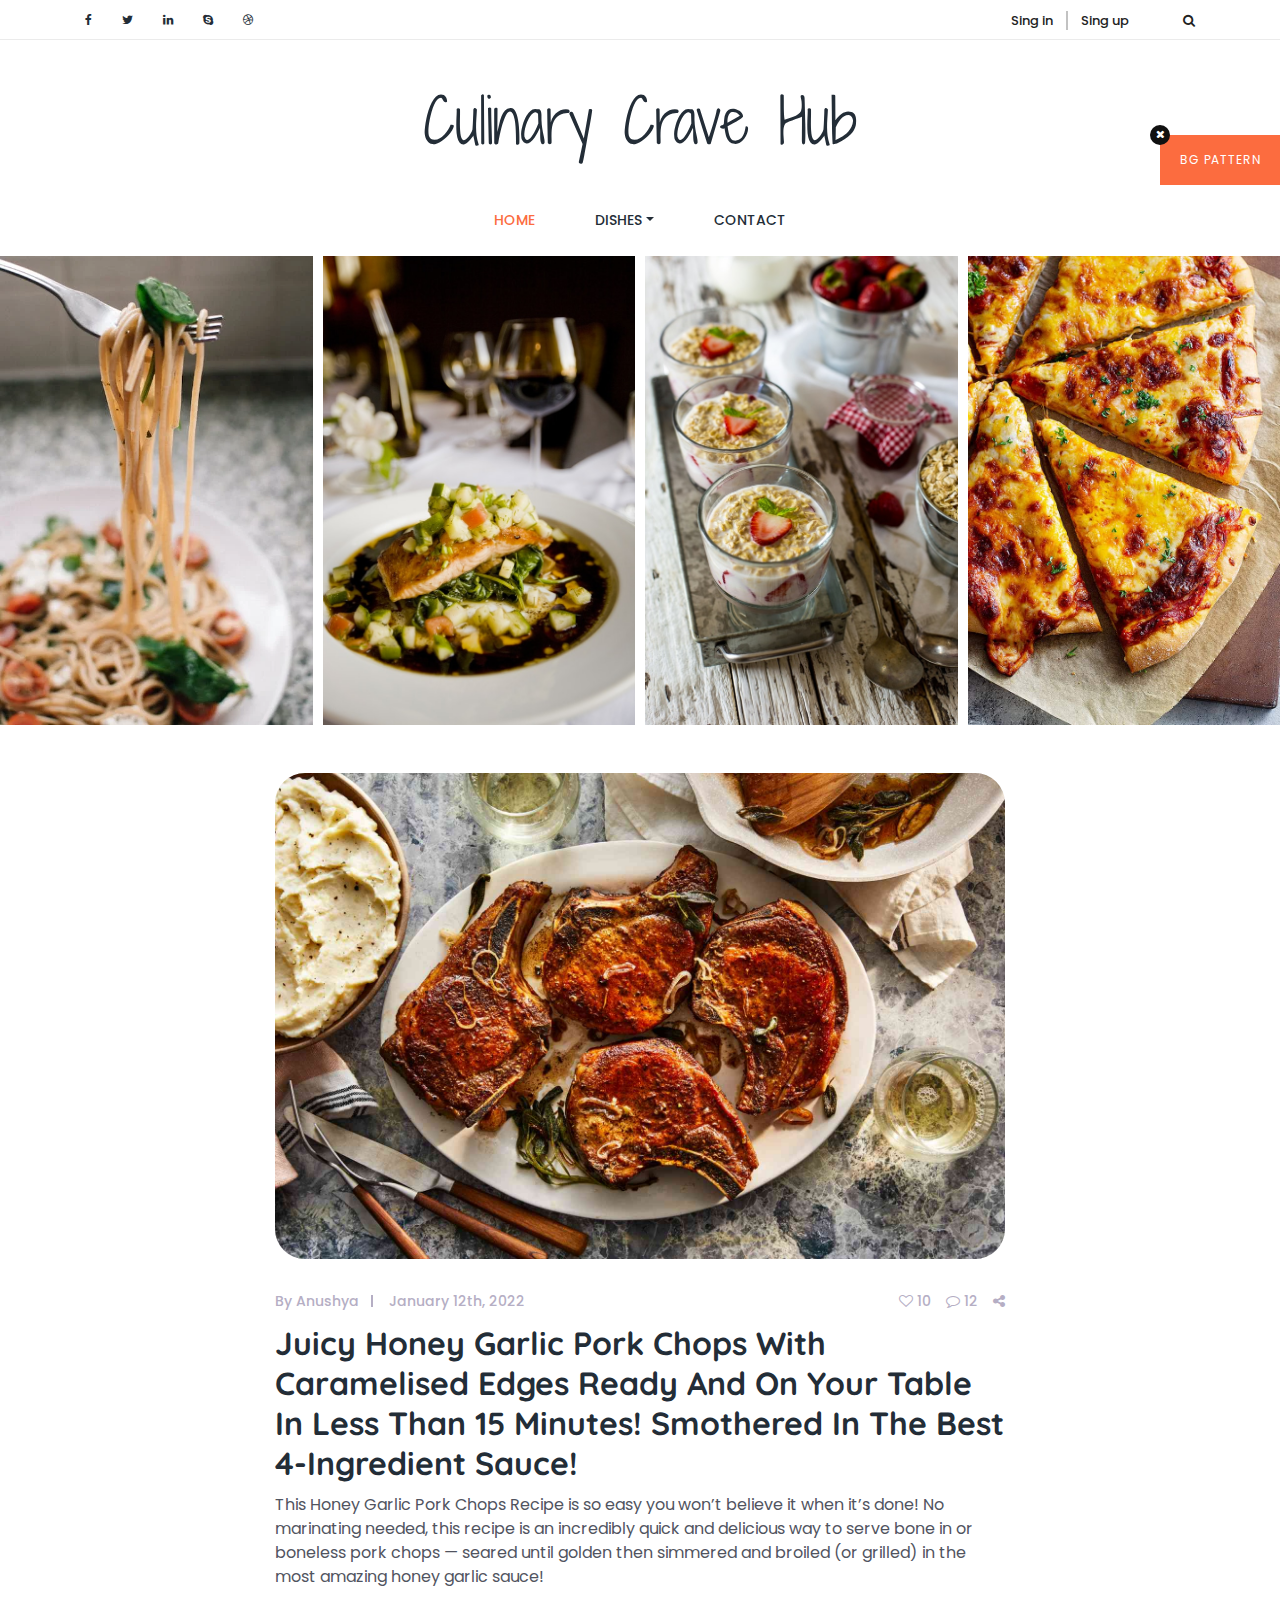
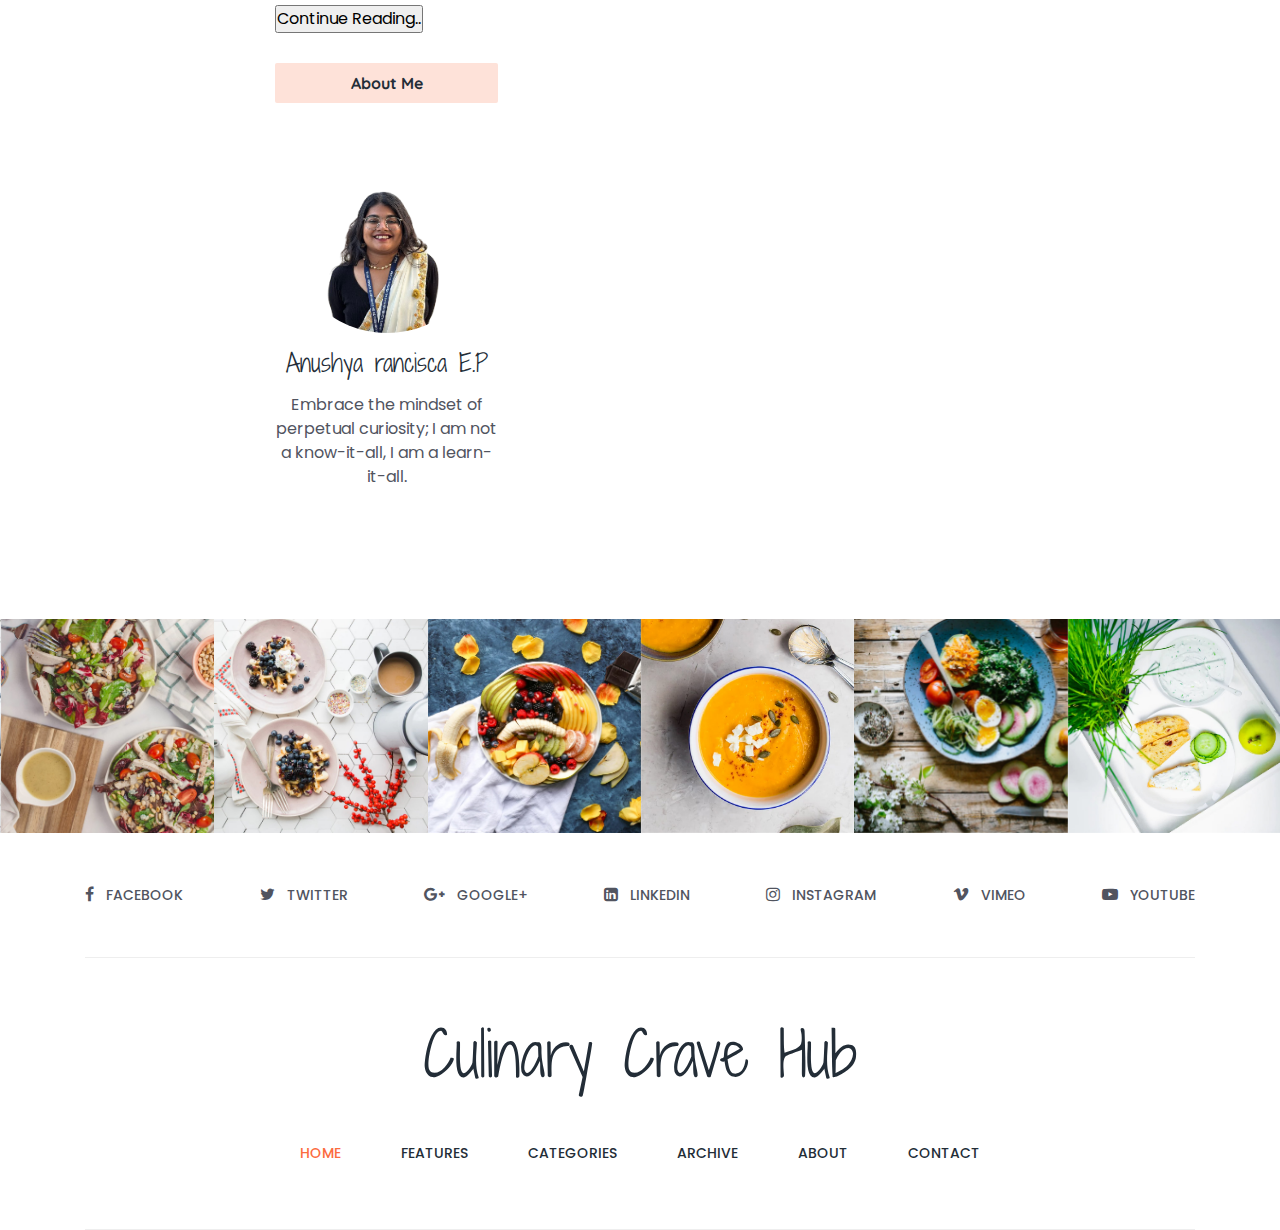
<file: CAT1_23122008/index.html>
<!DOCTYPE html>
<html lang="en">

<head>
    <meta charset="UTF-8">
    <meta name="description" content="">
    <meta http-equiv="X-UA-Compatible" content="IE=edge">
    <meta name="viewport" content="width=device-width, initial-scale=1, shrink-to-fit=no">
    <!-- The above 4 meta tags *must* come first in the head; any other head content must come *after* these tags -->

    <!-- Title -->
    <title>Culinary Crave Hub</title>

    <!-- Favicon -->
    <link rel="icon" href="img\core-img\favicon.ico.png">

    <!-- Core Stylesheet -->
    <link href="style.css" rel="stylesheet">

    <!-- Responsive CSS -->
    <link href="css/responsive/responsive.css" rel="stylesheet">

</head>

<body>
    <!-- Preloader Start -->
    <div id="preloader">
        <div class="yummy-load"></div>
    </div>

    <!-- Background Pattern Swither -->
    <div id="pattern-switcher">
        Bg Pattern
    </div>
    <div id="patter-close">
        <i class="fa fa-times" aria-hidden="true"></i>
    </div>

    <!-- ****** Top Header Area Start ****** -->
    <div class="top_header_area">
        <div class="container">
            <div class="row">
                <div class="col-5 col-sm-6">
                    <!--  Top Social bar start -->
                    <div class="top_social_bar">
                        <a href="#"><i class="fa fa-facebook" aria-hidden="true"></i></a>
                        <a href="#"><i class="fa fa-twitter" aria-hidden="true"></i></a>
                        <a href="#"><i class="fa fa-linkedin" aria-hidden="true"></i></a>
                        <a href="#"><i class="fa fa-skype" aria-hidden="true"></i></a>
                        <a href="#"><i class="fa fa-dribbble" aria-hidden="true"></i></a>
                    </div>
                </div>
                <!--  Login Register Area -->
                <div class="col-7 col-sm-6">
                    <div class="signup-search-area d-flex align-items-center justify-content-end">
                        <div class="login_register_area d-flex">
                            <div class="login">
                                <a href="register.html">Sing in</a>
                            </div>
                            <div class="register">
                                <a href="register.html">Sing up</a>
                            </div>
                        </div>
                        <!-- Search Button Area -->
                        <div class="search_button">
                            <a class="searchBtn" href="#"><i class="fa fa-search" aria-hidden="true"></i></a>
                        </div>
                        <!-- Search Form -->
                        <div class="search-hidden-form">
                            <form action="#" method="get">
                                <input type="search" name="search" id="search-anything"
                                    placeholder="Search Anything...">
                                <input type="submit" value="" class="d-none">
                                <span class="searchBtn"><i class="fa fa-times" aria-hidden="true"></i></span>
                            </form>
                        </div>
                    </div>
                </div>
            </div>
        </div>
    </div>
    <!-- ****** Top Header Area End ****** -->

    <!-- ****** Header Area Start ****** -->
    <header class="header_area">
        <div class="container">
            <div class="row">
                <!-- Logo Area Start -->
                <div class="col-12">
                    <div class="logo_area text-center">
                        <a href="index.html" class="yummy-logo">Culinary Crave Hub</a>
                    </div>
                </div>
            </div>

            <div class="row">
                <div class="col-12">
                    <nav class="navbar navbar-expand-lg">
                        <button class="navbar-toggler" type="button" data-toggle="collapse" data-target="#yummyfood-nav"
                            aria-controls="yummyfood-nav" aria-expanded="false" aria-label="Toggle navigation"><i
                                class="fa fa-bars" aria-hidden="true"></i> Menu</button>
                        <!-- Menu Area Start -->
                        <div class="collapse navbar-collapse justify-content-center" id="yummyfood-nav">
                            <ul class="navbar-nav" id="yummy-nav">
                                <li class="nav-item active">
                                    <a class="nav-link" href="index.html">Home <span
                                            class="sr-only">(current)</span></a>
                                </li>
                                <li class="nav-item dropdown">
                                    <a class="nav-link dropdown-toggle" href="#" id="yummyDropdown" role="button" data-toggle="dropdown" aria-haspopup="true" aria-expanded="false">Dishes</a>
                                    <div class="dropdown-menu" aria-labelledby="yummyDropdown">
                                        <a class="dropdown-item" href="pasta.html">Pasta</a>
                                        <a class="dropdown-item" href="pizza.html">Pizza</a>
                                        <a class="dropdown-item" href="risotto.html">Risotto</a>
                                        <a class="dropdown-item" href="salmon.html">Salmon</a>
                                        <a class="dropdown-item" href="dessert.html">Desserts</a>
                                        <a class="dropdown-item" href="porkchop.html">Porkchop</a>
                                    </div>
                                </li>
                            
                                <li class="nav-item">
                                    <a class="nav-link" href="contact.html">Contact</a>
                                </li>
                            </ul>
                        </div>
                    </nav>
                </div>
            </div>
        </div>
    </header>
    <!-- ****** Header Area End ****** -->

    <!-- ****** Welcome Post Area Start ****** -->
    <section class="welcome-post-sliders owl-carousel">

        <!-- Single Slide -->
        <div class="welcome-single-slide">
            <!-- Post Thumb -->
            <img src="img/bg-img/slide-1.jpg" alt="">
            <!-- Overlay Text -->
            <div class="project_title">
                <div class="post-date-commnents d-flex">
                    <a href="#">22nd February, 2023</a>
                    <a href="#">10 Comment</a>
                </div>
                <a href="pasta.html"><button class="read-btn">
                        <h5>Featured Recipe:
                            Millionaire Bolognese Pasta with Red Sauce, Herbed Ricotta, and Golden Crispies</h5>
                    </button>

                </a>
            </div>
        </div>

        <!-- Single Slide -->
        <div class="welcome-single-slide">
            <!-- Post Thumb -->
            <img src="img/bg-img/slide-2.jpg" alt="">
            <!-- Overlay Text -->
            <div class="project_title">
                <div class="post-date-commnents d-flex">
                    <a href="#">March 23, 2019</a>
                    <a href="#">1 Comment</a>
                </div>
                <a href="salmon.html"><button class="read-btn">
                        <h5>Easy honey garlic salmon is a throw together recipe in one pan and a handful of ingredients!
                        </h5>
                    </button>

                </a>
            </div>
        </div>

        <!-- Single Slide -->
        <div class="welcome-single-slide">
            <!-- Post Thumb -->
            <img src="img/bg-img/slide-3.jpg" alt="">
            <!-- Overlay Text -->
            <div class="project_title">
                <div class="post-date-commnents d-flex">
                    <a href="#">Feb 14, 2019</a>
                    <a href="#">1 Comment</a>
                </div>
                <a href="dessert.html"><button class="read-btn">
                        <h5>Homemade Strawberry Pudding with Custard: A Classic Dessert Recipe for a Summery Treat</h5>
                    </button>

                </a>
            </div>
        </div>

        <!-- Single Slide -->
        <div class="welcome-single-slide">
            <!-- Post Thumb -->
            <img src="img/bg-img/slide-4.jpg" alt="">
            <!-- Overlay Text -->
            <div class="project_title">
                <div class="post-date-commnents d-flex">
                    <a href="#">June 12, 2001</a>
                    <a href="#">33 Comment</a>
                </div>
                <a href="pizza.html"><button class="read-btn">
                        <h5>Carrabba’s Italian Grill – Pepperoni Pizza</h5>
                    </button>

                </a>
            </div>
        </div>

        <!-- Single Slide -->
        <div class="welcome-single-slide">
            <!-- Post Thumb -->
            <img src="img/bg-img/slide-5.jpg" alt="">
            <!-- Overlay Text -->
            <div class="project_title">
                <div class="post-date-commnents d-flex">
                    <a href="#">September 22, 2020</a>
                    <a href="#">1 Comment</a>
                </div>
                <a href="risotto.html"><button class="read-btn">
                        <h5>Risotto with mushrooms and eggs and parm</h5>
                    </button>

                </a>
            </div>
        </div>

    </section>
    <!-- ****** Welcome Area End ****** -->


    <!-- ****** Blog Area Start ****** -->
    <br>
    <br>
    <section class="blog_area section_padding_0_80">
        <div class="container">
            <div class="row justify-content-center">
                <div class="col-12 col-lg-8">
                    <div class="row">

                        <!-- Single Post -->
                        <div class="col-12">
                            <div class="single-post wow fadeInUp" data-wow-delay=".2s">
                                <!-- Post Thumb -->
                                <div class="post-thumb">
                                    <img src="img/blog-img/1.jpg" alt="">
                                </div>
                                <!-- Post Content -->
                                <div class="post-content">
                                    <div class="post-meta d-flex">
                                        <div class="post-author-date-area d-flex">
                                            <!-- Post Author -->
                                            <div class="post-author">
                                                <a href="#">By Anushya</a>
                                            </div>
                                            <!-- Post Date -->
                                            <div class="post-date">
                                                <a href="#">January 12th, 2022</a>
                                            </div>
                                        </div>
                                        <!-- Post Comment & Share Area -->
                                        <div class="post-comment-share-area d-flex">
                                            <!-- Post Favourite -->
                                            <div class="post-favourite">
                                                <a href="#"><i class="fa fa-heart-o" aria-hidden="true"></i> 10</a>
                                            </div>
                                            <!-- Post Comments -->
                                            <div class="post-comments">
                                                <a href="#"><i class="fa fa-comment-o" aria-hidden="true"></i> 12</a>
                                            </div>
                                            <!-- Post Share -->
                                            <div class="post-share">
                                                <a href="#"><i class="fa fa-share-alt" aria-hidden="true"></i></a>
                                            </div>
                                        </div>
                                    </div>
                                    <a href="#">
                                        <h2 class="post-headline">juicy honey garlic pork chops with caramelised edges
                                            ready and on your table in less than 15 minutes! smothered in the best
                                            4-ingredient sauce!</h2>
                                    </a>
                                    <p>This Honey Garlic Pork Chops Recipe is so easy you won’t believe it when it’s
                                        done! No marinating needed, this recipe is an incredibly quick and delicious way
                                        to serve bone in or boneless pork chops — seared until golden then simmered and
                                        broiled (or grilled) in the most amazing honey garlic sauce!</p>
                                    <a href="porkchop.html"> <button class="read-btn">Continue Reading..
                                    </button>

                                    </a>
                                </div>
                            </div>
                        </div>

                        

                <!-- ****** Blog Sidebar ****** -->
                <div class="col-12 col-sm-8 col-md-6 col-lg-4">
                    <div class="blog-sidebar mt-5 mt-lg-0">
                        <!-- Single Widget Area -->
                        <div class="single-widget-area about-me-widget text-center">
                            <div class="widget-title">
                                <h6>About Me</h6>
                            </div>
                            <div class="about-me-widget-thumb">
                                <img src="img/about-img/1.jpg" alt="">
                            </div>
                            <h4 class="font-shadow-into-light">Anushya rancisca E.P</h4>
                            <p>Embrace the mindset of perpetual curiosity; I am not a know-it-all, I am a learn-it-all.</p>
                        </div>

                        
                            </div>
                        </div>
                    </div>
                </div>
            </div>
        </div>
    </section>
    <!-- ****** Blog Area End ****** -->

    <!-- ****** Instagram Area Start ****** -->
    <div class="instargram_area owl-carousel section_padding_100_0 clearfix" id="portfolio">

        <!-- Instagram Item -->
        <div class="instagram_gallery_item">
            <!-- Instagram Thumb -->
            <img src="img/instagram-img/1.jpg" alt="">
            <!-- Hover -->
            <div class="hover_overlay">
                <div class="yummy-table">
                    <div class="yummy-table-cell">
                        <div class="follow-me text-center">
                            <a href="#"><i class="fa fa-instagram" aria-hidden="true"></i> Follow me</a>
                        </div>
                    </div>
                </div>
            </div>
        </div>

        <!-- Instagram Item -->
        <div class="instagram_gallery_item">
            <!-- Instagram Thumb -->
            <img src="img/instagram-img/2.jpg" alt="">
            <!-- Hover -->
            <div class="hover_overlay">
                <div class="yummy-table">
                    <div class="yummy-table-cell">
                        <div class="follow-me text-center">
                            <a href="#"><i class="fa fa-instagram" aria-hidden="true"></i> Follow me</a>
                        </div>
                    </div>
                </div>
            </div>
        </div>

        <!-- Instagram Item -->
        <div class="instagram_gallery_item">
            <!-- Instagram Thumb -->
            <img src="img/instagram-img/3.jpg" alt="">
            <!-- Hover -->
            <div class="hover_overlay">
                <div class="yummy-table">
                    <div class="yummy-table-cell">
                        <div class="follow-me text-center">
                            <a href="#"><i class="fa fa-instagram" aria-hidden="true"></i> Follow me</a>
                        </div>
                    </div>
                </div>
            </div>
        </div>

        <!-- Instagram Item -->
        <div class="instagram_gallery_item">
            <!-- Instagram Thumb -->
            <img src="img/instagram-img/4.jpg" alt="">
            <!-- Hover -->
            <div class="hover_overlay">
                <div class="yummy-table">
                    <div class="yummy-table-cell">
                        <div class="follow-me text-center">
                            <a href="#"><i class="fa fa-instagram" aria-hidden="true"></i> Follow me</a>
                        </div>
                    </div>
                </div>
            </div>
        </div>

        <!-- Instagram Item -->
        <div class="instagram_gallery_item">
            <!-- Instagram Thumb -->
            <img src="img/instagram-img/5.jpg" alt="">
            <!-- Hover -->
            <div class="hover_overlay">
                <div class="yummy-table">
                    <div class="yummy-table-cell">
                        <div class="follow-me text-center">
                            <a href="#"><i class="fa fa-instagram" aria-hidden="true"></i> Follow me</a>
                        </div>
                    </div>
                </div>
            </div>
        </div>

        <!-- Instagram Item -->
        <div class="instagram_gallery_item">
            <!-- Instagram Thumb -->
            <img src="img/instagram-img/6.jpg" alt="">
            <!-- Hover -->
            <div class="hover_overlay">
                <div class="yummy-table">
                    <div class="yummy-table-cell">
                        <div class="follow-me text-center">
                            <a href="#"><i class="fa fa-instagram" aria-hidden="true"></i> Follow me</a>
                        </div>
                    </div>
                </div>
            </div>
        </div>

        <!-- Instagram Item -->
        <div class="instagram_gallery_item">
            <!-- Instagram Thumb -->
            <img src="img/instagram-img/1.jpg" alt="">
            <!-- Hover -->
            <div class="hover_overlay">
                <div class="yummy-table">
                    <div class="yummy-table-cell">
                        <div class="follow-me text-center">
                            <a href="#"><i class="fa fa-instagram" aria-hidden="true"></i> Follow me</a>
                        </div>
                    </div>
                </div>
            </div>
        </div>

        <!-- Instagram Item -->
        <div class="instagram_gallery_item">
            <!-- Instagram Thumb -->
            <img src="img/instagram-img/2.jpg" alt="">
            <!-- Hover -->
            <div class="hover_overlay">
                <div class="yummy-table">
                    <div class="yummy-table-cell">
                        <div class="follow-me text-center">
                            <a href="#"><i class="fa fa-instagram" aria-hidden="true"></i> Follow me</a>
                        </div>
                    </div>
                </div>
            </div>
        </div>

    </div>
    <!-- ****** Our Creative Portfolio Area End ****** -->

    <!-- ****** Footer Social Icon Area Start ****** -->
    <div class="social_icon_area clearfix">
        <div class="container">
            <div class="row">
                <div class="col-12">
                    <div class="footer-social-area d-flex">
                        <div class="single-icon">
                            <a href="#"><i class="fa fa-facebook" aria-hidden="true"></i><span>facebook</span></a>
                        </div>
                        <div class="single-icon">
                            <a href="#"><i class="fa fa-twitter" aria-hidden="true"></i><span>Twitter</span></a>
                        </div>
                        <div class="single-icon">
                            <a href="#"><i class="fa fa-google-plus" aria-hidden="true"></i><span>GOOGLE+</span></a>
                        </div>
                        <div class="single-icon">
                            <a href="#"><i class="fa fa-linkedin-square"
                                    aria-hidden="true"></i><span>linkedin</span></a>
                        </div>
                        <div class="single-icon">
                            <a href="#"><i class="fa fa-instagram" aria-hidden="true"></i><span>Instagram</span></a>
                        </div>
                        <div class="single-icon">
                            <a href="#"><i class="fa fa-vimeo" aria-hidden="true"></i><span>VIMEO</span></a>
                        </div>
                        <div class="single-icon">
                            <a href="#"><i class="fa fa-youtube-play" aria-hidden="true"></i><span>YOUTUBE</span></a>
                        </div>
                    </div>
                </div>
            </div>
        </div>
    </div>
    <!-- ****** Footer Social Icon Area End ****** -->

    <!-- ****** Footer Menu Area Start ****** -->
    <footer class="footer_area">
        <div class="container">
            <div class="row">
                <div class="col-12">
                    <div class="footer-content">
                        <!-- Logo Area Start -->
                        <div class="footer-logo-area text-center">
                            <a href="index.html" class="yummy-logo">Culinary Crave Hub</a>
                        </div>
                        <!-- Menu Area Start -->
                        <nav class="navbar navbar-expand-lg">
                            <button class="navbar-toggler" type="button" data-toggle="collapse"
                                data-target="#yummyfood-footer-nav" aria-controls="yummyfood-footer-nav"
                                aria-expanded="false" aria-label="Toggle navigation"><i class="fa fa-bars"
                                    aria-hidden="true"></i> Menu</button>
                            <!-- Menu Area Start -->
                            <div class="collapse navbar-collapse justify-content-center" id="yummyfood-footer-nav">
                                <ul class="navbar-nav">
                                    <li class="nav-item active">
                                        <a class="nav-link" href="#">Home <span class="sr-only">(current)</span></a>
                                    </li>
                                    <li class="nav-item">
                                        <a class="nav-link" href="#">Features</a>
                                    </li>
                                    <li class="nav-item">
                                        <a class="nav-link" href="#">Categories</a>
                                    </li>
                                    <li class="nav-item">
                                        <a class="nav-link" href="#">Archive</a>
                                    </li>
                                    <li class="nav-item">
                                        <a class="nav-link" href="#">About</a>
                                    </li>
                                    <li class="nav-item">
                                        <a class="nav-link" href="#">Contact</a>
                                    </li>
                                </ul>
                            </div>
                        </nav>
                    </div>
                </div>
            </div>
        </div>

    </footer>

    <!-- ****** Footer Menu Area End ****** -->

    <!-- Jquery-2.2.4 js -->
    <script src="js/jquery/jquery-2.2.4.min.js"></script>
    <!-- Popper js -->
    <script src="js/bootstrap/popper.min.js"></script>
    <!-- Bootstrap-4 js -->
    <script src="js/bootstrap/bootstrap.min.js"></script>
    <!-- All Plugins JS -->
    <script src="js/others/plugins.js"></script>
    <!-- Active JS -->
    <script src="js/active.js"></script>
</body>
</file>
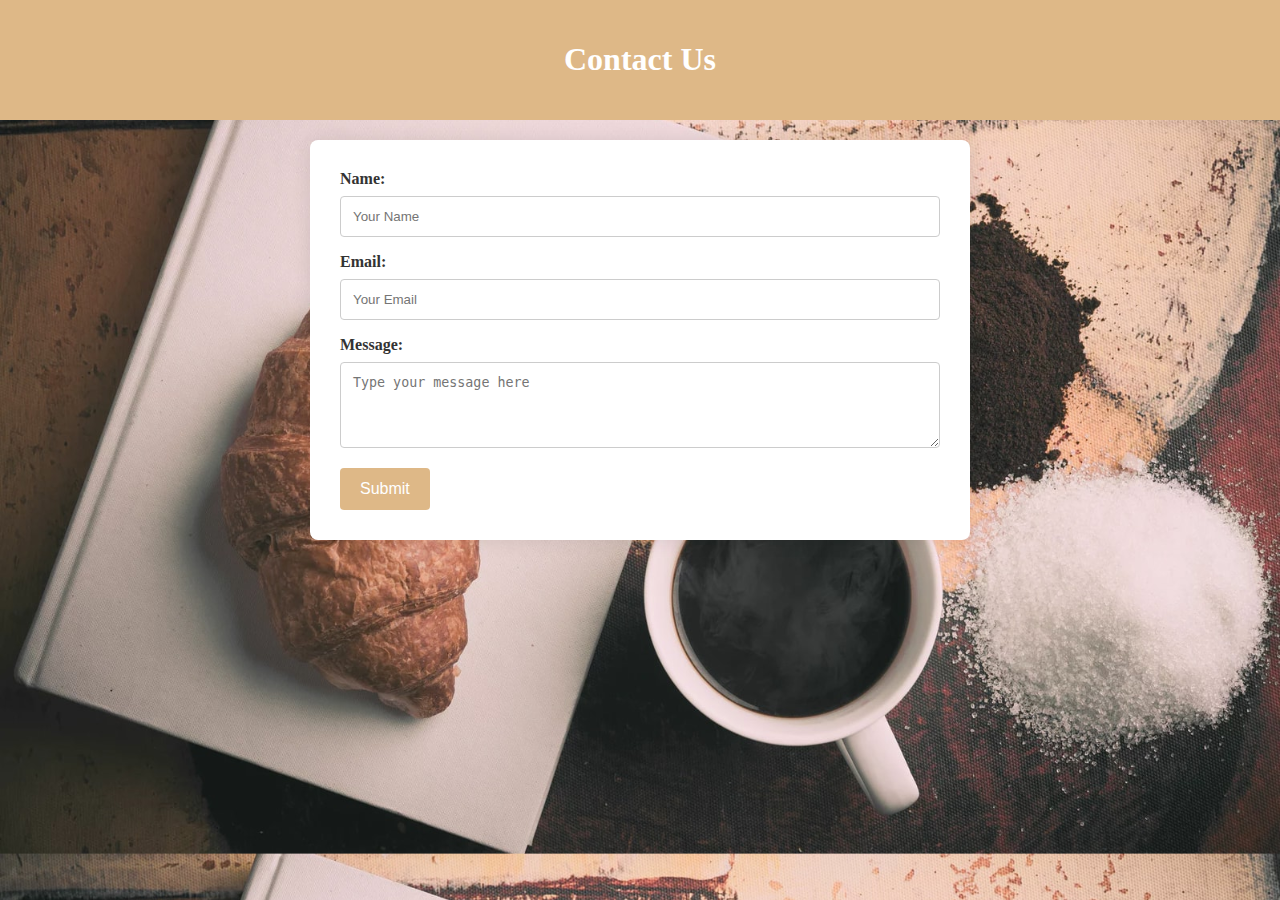
<file: CAT1_23122008/contact.html>
<!DOCTYPE html>
<html lang="en">
<head>
    <meta charset="UTF-8">
    <meta name="viewport" content="width=device-width, initial-scale=1.0">
    <title>Contact Us</title>
    <link rel="stylesheet" href="contact.css">
</head>
<body>
    <header>
        <h1>Contact Us</h1>
    </header>

    <section class="contact-form-container">
        <form action="#" method="post" id="contact-form">
            <label for="name">Name:</label>
            <input type="text" id="name" name="name" placeholder="Your Name" required>

            <label for="email">Email:</label>
            <input type="email" id="email" name="email" placeholder="Your Email" required>

            <label for="message">Message:</label>
            <textarea id="message" name="message" rows="4" placeholder="Type your message here" required></textarea>

            <button type="submit">Submit</button>
        </form>
    </section>
</body>
</html>
</file>
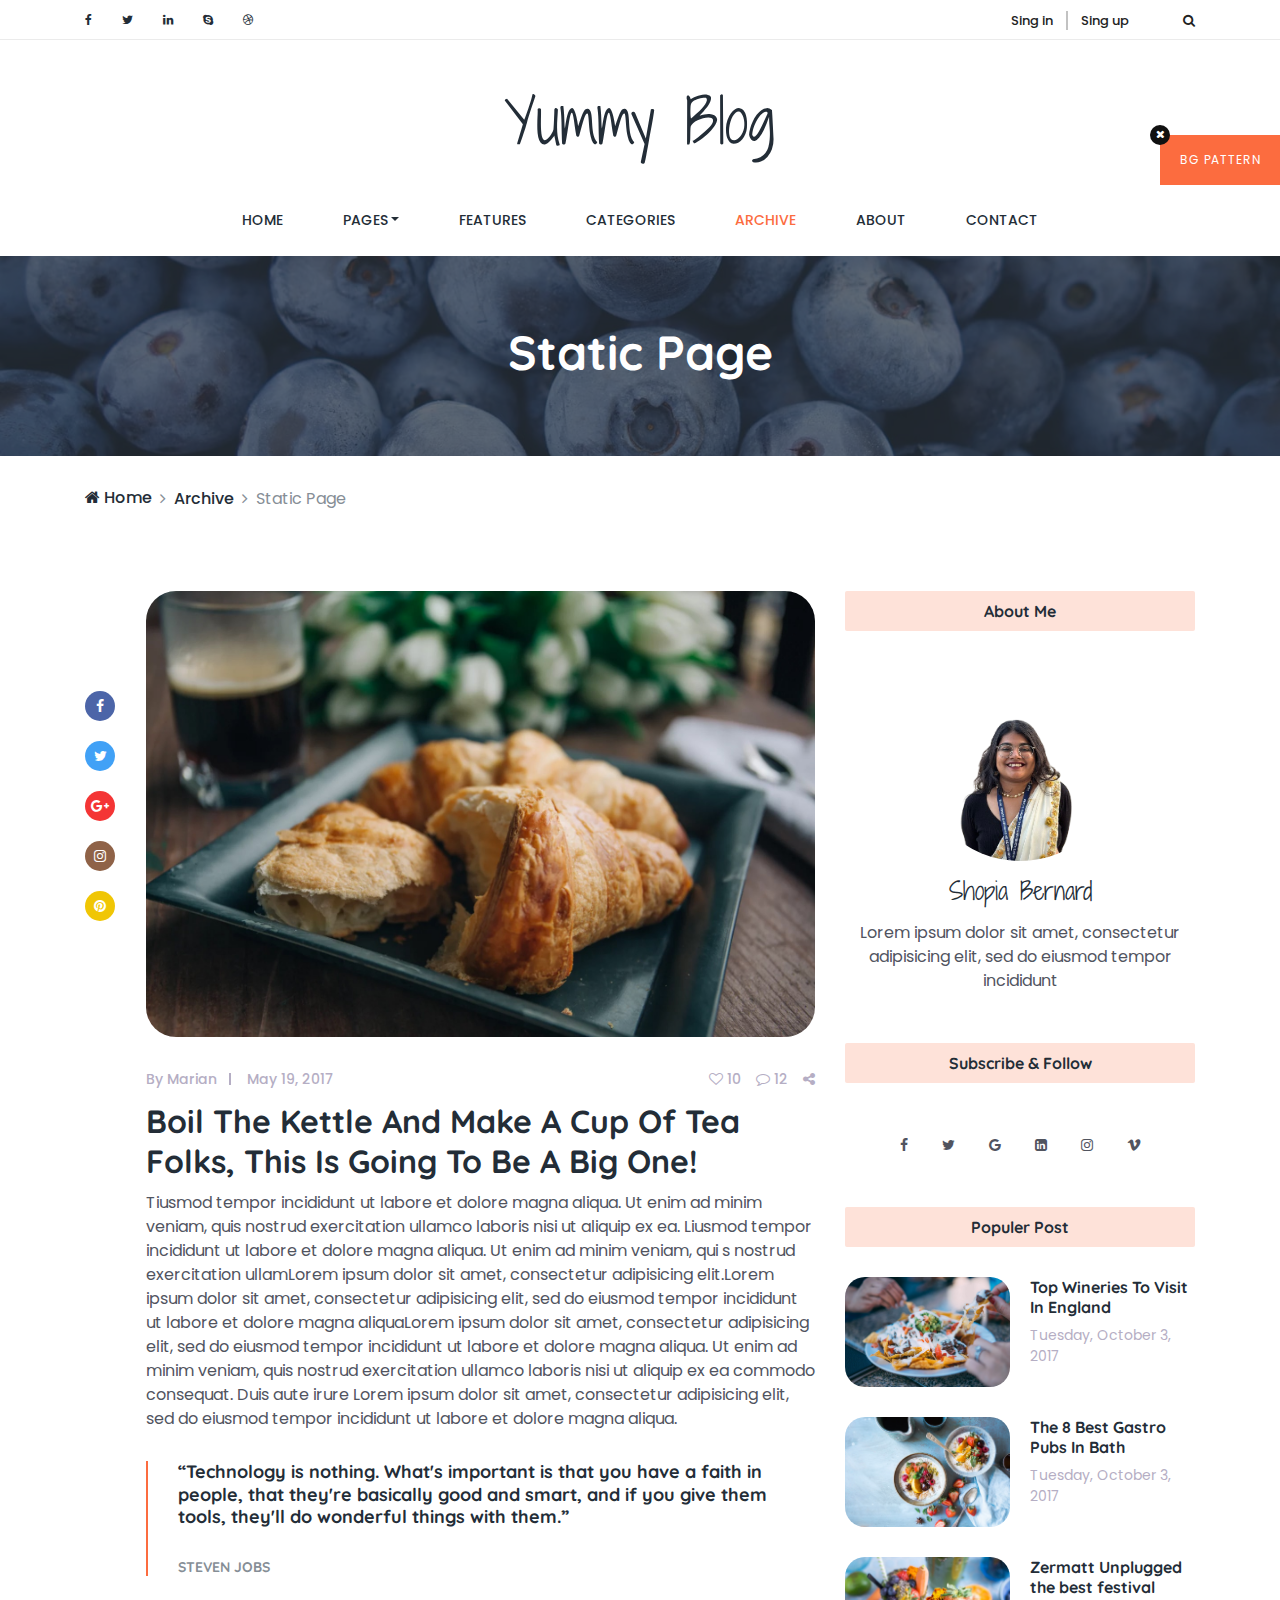
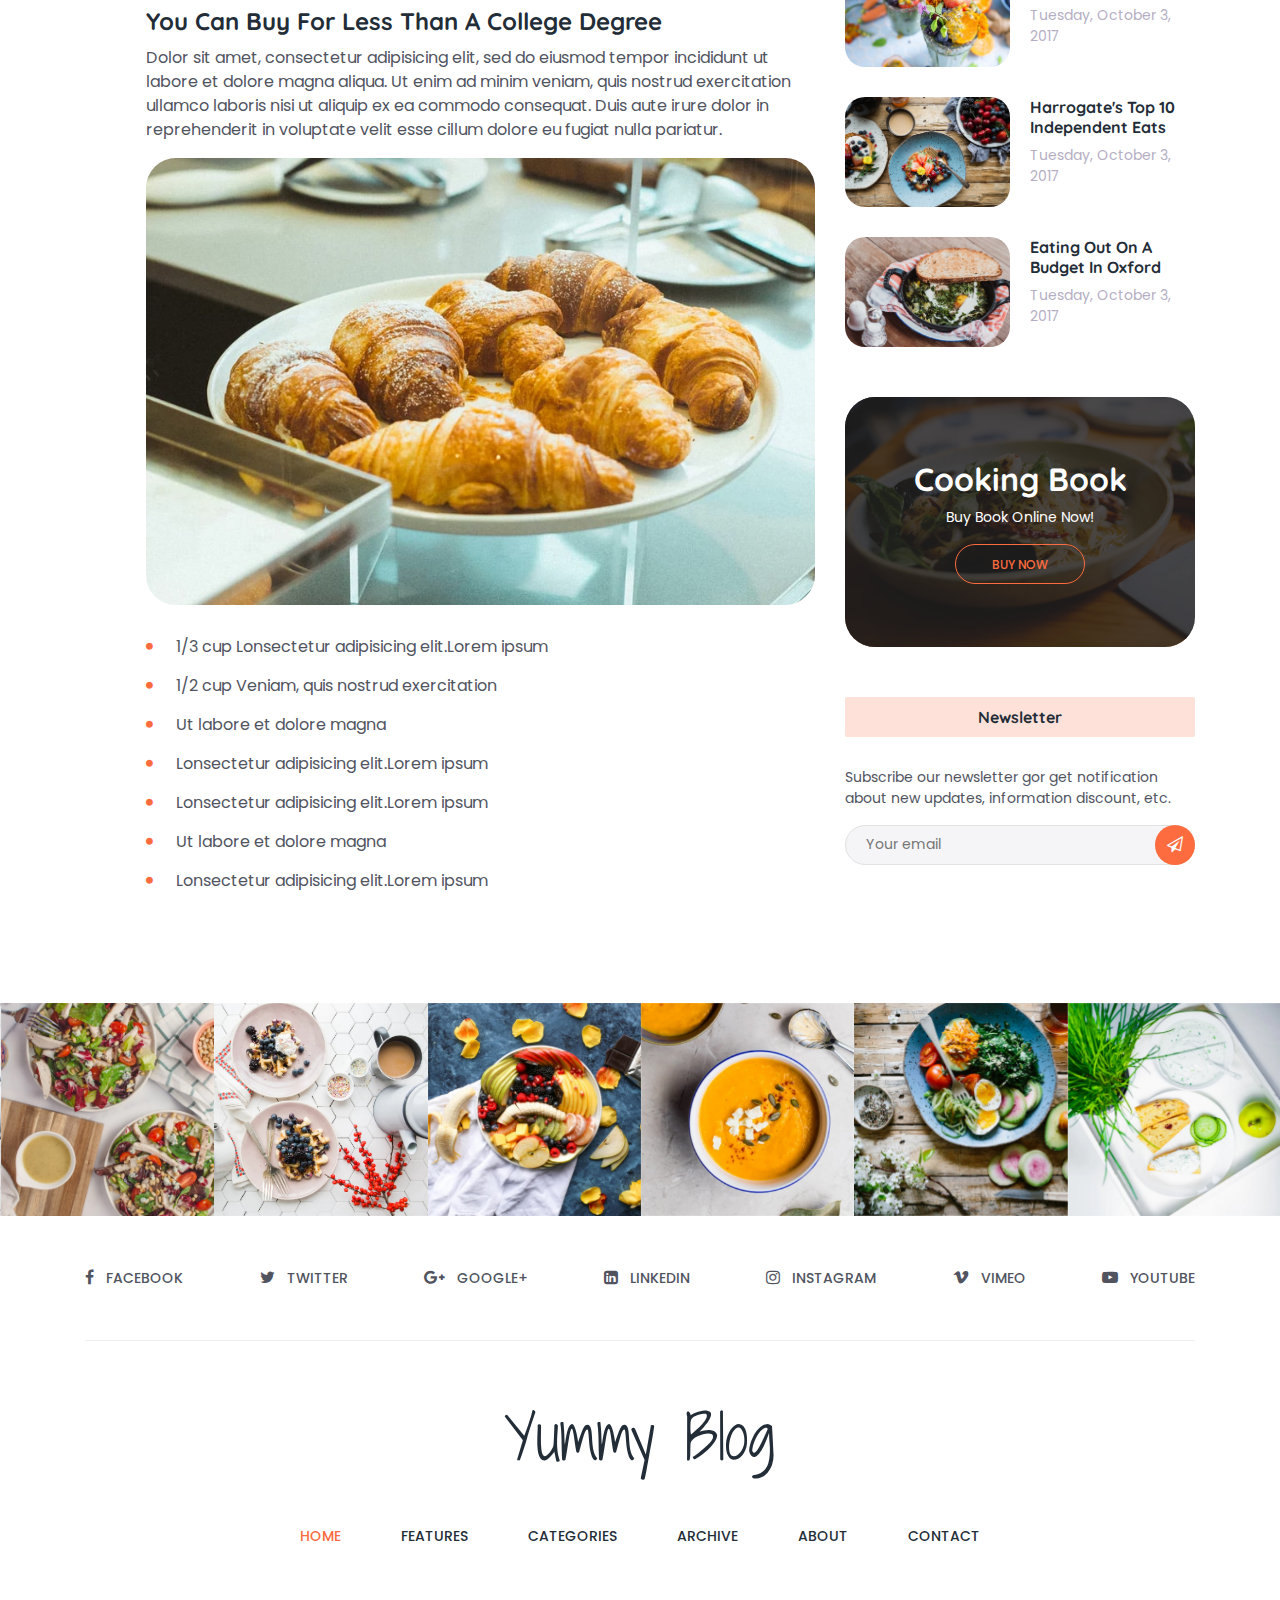
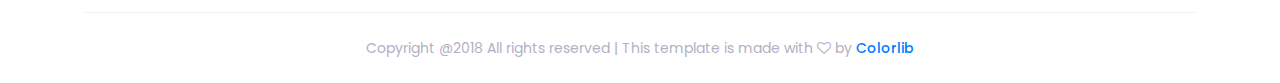
<file: CAT1_23122008/static.html>
<!DOCTYPE html>
<html lang="en">

<head>
    <meta charset="UTF-8">
    <meta name="description" content="">
    <meta http-equiv="X-UA-Compatible" content="IE=edge">
    <meta name="viewport" content="width=device-width, initial-scale=1, shrink-to-fit=no">
    <!-- The above 4 meta tags *must* come first in the head; any other head content must come *after* these tags -->

    <!-- Title -->
    <title>Yummy Blog - Food Blog Template</title>

    <!-- Favicon -->
    <link rel="icon" href="img/core-img/favicon.ico">

    <!-- Core Stylesheet -->
    <link href="style.css" rel="stylesheet">

    <!-- Responsive CSS -->
    <link href="css/responsive/responsive.css" rel="stylesheet">

</head>

<body>
    <!-- Preloader Start -->
    <div id="preloader">
        <div class="yummy-load"></div>
    </div>

    <!-- Background Pattern Swither -->
    <div id="pattern-switcher">
        Bg Pattern
    </div>
    <div id="patter-close">
        <i class="fa fa-times" aria-hidden="true"></i>
    </div>

    <!-- ****** Top Header Area Start ****** -->
    <div class="top_header_area">
        <div class="container">
            <div class="row">
                <div class="col-5 col-sm-6">
                    <!--  Top Social bar start -->
                    <div class="top_social_bar">
                        <a href="#"><i class="fa fa-facebook" aria-hidden="true"></i></a>
                        <a href="#"><i class="fa fa-twitter" aria-hidden="true"></i></a>
                        <a href="#"><i class="fa fa-linkedin" aria-hidden="true"></i></a>
                        <a href="#"><i class="fa fa-skype" aria-hidden="true"></i></a>
                        <a href="#"><i class="fa fa-dribbble" aria-hidden="true"></i></a>
                    </div>
                </div>
                <!--  Login Register Area -->
                <div class="col-7 col-sm-6">
                    <div class="signup-search-area d-flex align-items-center justify-content-end">
                        <div class="login_register_area d-flex">
                            <div class="login">
                                <a href="register.html">Sing in</a>
                            </div>
                            <div class="register">
                                <a href="register.html">Sing up</a>
                            </div>
                        </div>
                        <!-- Search Button Area -->
                        <div class="search_button">
                            <a class="searchBtn" href="#"><i class="fa fa-search" aria-hidden="true"></i></a>
                        </div>
                        <!-- Search Form -->
                        <div class="search-hidden-form">
                            <form action="#" method="get">
                                <input type="search" name="search" id="search-anything" placeholder="Search Anything...">
                                <input type="submit" value="" class="d-none">
                                <span class="searchBtn"><i class="fa fa-times" aria-hidden="true"></i></span>
                            </form>
                        </div>
                    </div>
                </div>
            </div>
        </div>
    </div>
    <!-- ****** Top Header Area End ****** -->

    <!-- ****** Header Area Start ****** -->
    <header class="header_area">
        <div class="container">
            <div class="row">
                <!-- Logo Area Start -->
                <div class="col-12">
                    <div class="logo_area text-center">
                        <a href="index.html" class="yummy-logo">Yummy Blog</a>
                    </div>
                </div>
            </div>

            <div class="row">
                <div class="col-12">
                    <nav class="navbar navbar-expand-lg">
                        <button class="navbar-toggler" type="button" data-toggle="collapse" data-target="#yummyfood-nav" aria-controls="yummyfood-nav" aria-expanded="false" aria-label="Toggle navigation"><i class="fa fa-bars" aria-hidden="true"></i> Menu</button>
                        <!-- Menu Area Start -->
                        <div class="collapse navbar-collapse justify-content-center" id="yummyfood-nav">
                            <ul class="navbar-nav" id="yummy-nav">
                                <li class="nav-item">
                                    <a class="nav-link" href="index.html">Home <span class="sr-only">(current)</span></a>
                                </li>
                                <li class="nav-item dropdown">
                                    <a class="nav-link dropdown-toggle" href="#" id="yummyDropdown" role="button" data-toggle="dropdown" aria-haspopup="true" aria-expanded="false">Pages</a>
                                    <div class="dropdown-menu" aria-labelledby="yummyDropdown">
                                        <a class="dropdown-item" href="index.html">Home</a>
                                        <a class="dropdown-item" href="archive.html">Archive</a>
                                        <a class="dropdown-item" href="single.html">Single Blog</a>
                                        <a class="dropdown-item" href="static.html">Static Page</a>
                                        <a class="dropdown-item" href="contact.html">Contact</a>
                                    </div>
                                </li>
                                <li class="nav-item">
                                    <a class="nav-link" href="#">Features</a>
                                </li>
                                <li class="nav-item">
                                    <a class="nav-link" href="#">Categories</a>
                                </li>
                                <li class="nav-item active">
                                    <a class="nav-link" href="archive.html">Archive</a>
                                </li>
                                <li class="nav-item">
                                    <a class="nav-link" href="#">About</a>
                                </li>
                                <li class="nav-item">
                                    <a class="nav-link" href="contact.html">Contact</a>
                                </li>
                            </ul>
                        </div>
                    </nav>
                </div>
            </div>
        </div>
    </header>
    <!-- ****** Header Area End ****** -->

    <!-- ****** Breadcumb Area Start ****** -->
    <div class="breadcumb-area" style="background-image: url(img/bg-img/breadcumb.jpg);">
        <div class="container h-100">
            <div class="row h-100 align-items-center">
                <div class="col-12">
                    <div class="bradcumb-title text-center">
                        <h2>Static Page</h2>
                    </div>
                </div>
            </div>
        </div>
    </div>
    <div class="breadcumb-nav">
        <div class="container">
            <div class="row">
                <div class="col-12">
                    <nav aria-label="breadcrumb">
                        <ol class="breadcrumb">
                            <li class="breadcrumb-item"><a href="#"><i class="fa fa-home" aria-hidden="true"></i> Home</a></li>
                            <li class="breadcrumb-item"><a href="#">Archive</a></li>
                            <li class="breadcrumb-item active" aria-current="page">Static Page</li>
                        </ol>
                    </nav>
                </div>
            </div>
        </div>
    </div>
    <!-- ****** Breadcumb Area End ****** -->

    <!-- ****** Single Blog Area Start ****** -->
    <section class="single_blog_area section_padding_80">
        <div class="container">
            <div class="row justify-content-center">
                <div class="col-12 col-lg-8">
                    <div class="row no-gutters">

                        <!-- Single Post Share Info -->
                        <div class="col-2 col-sm-1">
                            <div class="single-post-share-info mt-100">
                                <a href="#" class="facebook"><i class="fa fa-facebook" aria-hidden="true"></i></a>
                                <a href="#" class="twitter"><i class="fa fa-twitter" aria-hidden="true"></i></a>
                                <a href="#" class="googleplus"><i class="fa fa-google-plus" aria-hidden="true"></i></a>
                                <a href="#" class="instagram"><i class="fa fa-instagram" aria-hidden="true"></i></a>
                                <a href="#" class="pinterest"><i class="fa fa-pinterest" aria-hidden="true"></i></a>
                            </div>
                        </div>

                        <!-- Single Post -->
                        <div class="col-10 col-sm-11">
                            <div class="single-post">
                                <!-- Post Thumb -->
                                <div class="post-thumb">
                                    <img src="img/blog-img/10.jpg" alt="">
                                </div>
                                <!-- Post Content -->
                                <div class="post-content">
                                    <div class="post-meta d-flex">
                                        <div class="post-author-date-area d-flex">
                                            <!-- Post Author -->
                                            <div class="post-author">
                                                <a href="#">By Marian</a>
                                            </div>
                                            <!-- Post Date -->
                                            <div class="post-date">
                                                <a href="#">May 19, 2017</a>
                                            </div>
                                        </div>
                                        <!-- Post Comment & Share Area -->
                                        <div class="post-comment-share-area d-flex">
                                            <!-- Post Favourite -->
                                            <div class="post-favourite">
                                                <a href="#"><i class="fa fa-heart-o" aria-hidden="true"></i> 10</a>
                                            </div>
                                            <!-- Post Comments -->
                                            <div class="post-comments">
                                                <a href="#"><i class="fa fa-comment-o" aria-hidden="true"></i> 12</a>
                                            </div>
                                            <!-- Post Share -->
                                            <div class="post-share">
                                                <a href="#"><i class="fa fa-share-alt" aria-hidden="true"></i></a>
                                            </div>
                                        </div>
                                    </div>
                                    <a href="#">
                                        <h2 class="post-headline">Boil The Kettle And Make A Cup Of Tea Folks, This Is Going To Be A Big One!</h2>
                                    </a>
                                    <p>Tiusmod tempor incididunt ut labore et dolore magna aliqua. Ut enim ad minim veniam, quis nostrud exercitation ullamco laboris nisi ut aliquip ex ea. Liusmod tempor incididunt ut labore et dolore magna aliqua. Ut enim ad minim veniam, qui s nostrud exercitation ullamLorem ipsum dolor sit amet, consectetur adipisicing elit.Lorem ipsum dolor sit amet, consectetur adipisicing elit, sed do eiusmod tempor incididunt ut labore et dolore magna aliquaLorem ipsum dolor sit amet, consectetur adipisicing elit, sed do eiusmod tempor incididunt ut labore et dolore magna aliqua. Ut enim ad minim veniam, quis nostrud exercitation ullamco laboris nisi ut aliquip ex ea commodo consequat. Duis aute irure Lorem ipsum dolor sit amet, consectetur adipisicing elit, sed do eiusmod tempor incididunt ut labore et dolore magna aliqua. </p>

                                    <blockquote class="yummy-blockquote mt-30 mb-30">
                                        <h5 class="mb-30">“Technology is nothing. What's important is that you have a faith in people, that they're basically good and smart, and if you give them tools, they'll do wonderful things with them.”</h5>
                                        <h6 class="text-muted">Steven Jobs</h6>
                                    </blockquote>

                                    <h4>You Can Buy For Less Than A College Degree</h4>
                                    <p>Dolor sit amet, consectetur adipisicing elit, sed do eiusmod tempor incididunt ut labore et dolore magna aliqua. Ut enim ad minim veniam, quis nostrud exercitation ullamco laboris nisi ut aliquip ex ea commodo consequat. Duis aute irure dolor in reprehenderit in voluptate velit esse cillum dolore eu fugiat nulla pariatur. </p>

                                    <img class="br-30 mb-30" src="img/blog-img/11.jpg" alt="">
                                    <ul class="mb-30">
                                        <li>1/3 cup Lonsectetur adipisicing elit.Lorem ipsum</li>
                                        <li>1/2 cup Veniam, quis nostrud exercitation</li>
                                        <li>Ut labore et dolore magna</li>
                                        <li>Lonsectetur adipisicing elit.Lorem ipsum</li>
                                        <li>Lonsectetur adipisicing elit.Lorem ipsum</li>
                                        <li>Ut labore et dolore magna</li>
                                        <li>Lonsectetur adipisicing elit.Lorem ipsum</li>
                                    </ul>
                                </div>
                            </div>
                        </div>
                    </div>
                </div>

                <!-- ****** Blog Sidebar ****** -->
                <div class="col-12 col-sm-8 col-md-6 col-lg-4">
                    <div class="blog-sidebar mt-5 mt-lg-0">
                        <!-- Single Widget Area -->
                        <div class="single-widget-area about-me-widget text-center">
                            <div class="widget-title">
                                <h6>About Me</h6>
                            </div>
                            <div class="about-me-widget-thumb">
                                <img src="img/about-img/1.jpg" alt="">
                            </div>
                            <h4 class="font-shadow-into-light">Shopia Bernard</h4>
                            <p>Lorem ipsum dolor sit amet, consectetur adipisicing elit, sed do eiusmod tempor incididunt</p>
                        </div>

                        <!-- Single Widget Area -->
                        <div class="single-widget-area subscribe_widget text-center">
                            <div class="widget-title">
                                <h6>Subscribe &amp; Follow</h6>
                            </div>
                            <div class="subscribe-link">
                                <a href="#"><i class="fa fa-facebook" aria-hidden="true"></i></a>
                                <a href="#"><i class="fa fa-twitter" aria-hidden="true"></i></a>
                                <a href="#"><i class="fa fa-google" aria-hidden="true"></i></a>
                                <a href="#"><i class="fa fa-linkedin-square" aria-hidden="true"></i></a>
                                <a href="#"><i class="fa fa-instagram" aria-hidden="true"></i></a>
                                <a href="#"><i class="fa fa-vimeo" aria-hidden="true"></i></a>
                            </div>
                        </div>

                        <!-- Single Widget Area -->
                        <div class="single-widget-area popular-post-widget">
                            <div class="widget-title text-center">
                                <h6>Populer Post</h6>
                            </div>
                            <!-- Single Popular Post -->
                            <div class="single-populer-post d-flex">
                                <img src="img/sidebar-img/1.jpg" alt="">
                                <div class="post-content">
                                    <a href="#">
                                        <h6>Top Wineries To Visit In England</h6>
                                    </a>
                                    <p>Tuesday, October 3, 2017</p>
                                </div>
                            </div>
                            <!-- Single Popular Post -->
                            <div class="single-populer-post d-flex">
                                <img src="img/sidebar-img/2.jpg" alt="">
                                <div class="post-content">
                                    <a href="#">
                                        <h6>The 8 Best Gastro Pubs In Bath</h6>
                                    </a>
                                    <p>Tuesday, October 3, 2017</p>
                                </div>
                            </div>
                            <!-- Single Popular Post -->
                            <div class="single-populer-post d-flex">
                                <img src="img/sidebar-img/3.jpg" alt="">
                                <div class="post-content">
                                    <a href="#">
                                        <h6>Zermatt Unplugged the best festival</h6>
                                    </a>
                                    <p>Tuesday, October 3, 2017</p>
                                </div>
                            </div>
                            <!-- Single Popular Post -->
                            <div class="single-populer-post d-flex">
                                <img src="img/sidebar-img/4.jpg" alt="">
                                <div class="post-content">
                                    <a href="#">
                                        <h6>Harrogate's Top 10 Independent Eats</h6>
                                    </a>
                                    <p>Tuesday, October 3, 2017</p>
                                </div>
                            </div>
                            <!-- Single Popular Post -->
                            <div class="single-populer-post d-flex">
                                <img src="img/sidebar-img/5.jpg" alt="">
                                <div class="post-content">
                                    <a href="#">
                                        <h6>Eating Out On A Budget In Oxford</h6>
                                    </a>
                                    <p>Tuesday, October 3, 2017</p>
                                </div>
                            </div>
                        </div>

                        <!-- Single Widget Area -->
                        <div class="single-widget-area add-widget text-center">
                            <div class="add-widget-area">
                                <img src="img/sidebar-img/6.jpg" alt="">
                                <div class="add-text">
                                    <div class="yummy-table">
                                        <div class="yummy-table-cell">
                                            <h2>Cooking Book</h2>
                                            <p>Buy Book Online Now!</p>
                                            <a href="#" class="add-btn">Buy Now</a>
                                        </div>
                                    </div>
                                </div>
                            </div>
                        </div>

                        <!-- Single Widget Area -->
                        <div class="single-widget-area newsletter-widget">
                            <div class="widget-title text-center">
                                <h6>Newsletter</h6>
                            </div>
                            <p>Subscribe our newsletter gor get notification about new updates, information discount, etc.</p>
                            <div class="newsletter-form">
                                <form action="#" method="post">
                                    <input type="email" name="newsletter-email" id="email" placeholder="Your email">
                                    <button type="submit"><i class="fa fa-paper-plane-o" aria-hidden="true"></i></button>
                                </form>
                            </div>
                        </div>
                    </div>
                </div>
            </div>
        </div>
    </section>
    <!-- ****** Single Blog Area End ****** -->

    <!-- ****** Instagram Area Start ****** -->
    <div class="instargram_area owl-carousel section_padding_100_0 clearfix" id="portfolio">

        <!-- Instagram Item -->
        <div class="instagram_gallery_item">
            <!-- Instagram Thumb -->
            <img src="img/instagram-img/1.jpg" alt="">
            <!-- Hover -->
            <div class="hover_overlay">
                <div class="yummy-table">
                    <div class="yummy-table-cell">
                        <div class="follow-me text-center">
                            <a href="#"><i class="fa fa-instagram" aria-hidden="true"></i> Follow me</a>
                        </div>
                    </div>
                </div>
            </div>
        </div>

        <!-- Instagram Item -->
        <div class="instagram_gallery_item">
            <!-- Instagram Thumb -->
            <img src="img/instagram-img/2.jpg" alt="">
            <!-- Hover -->
            <div class="hover_overlay">
                <div class="yummy-table">
                    <div class="yummy-table-cell">
                        <div class="follow-me text-center">
                            <a href="#"><i class="fa fa-instagram" aria-hidden="true"></i> Follow me</a>
                        </div>
                    </div>
                </div>
            </div>
        </div>

        <!-- Instagram Item -->
        <div class="instagram_gallery_item">
            <!-- Instagram Thumb -->
            <img src="img/instagram-img/3.jpg" alt="">
            <!-- Hover -->
            <div class="hover_overlay">
                <div class="yummy-table">
                    <div class="yummy-table-cell">
                        <div class="follow-me text-center">
                            <a href="#"><i class="fa fa-instagram" aria-hidden="true"></i> Follow me</a>
                        </div>
                    </div>
                </div>
            </div>
        </div>

        <!-- Instagram Item -->
        <div class="instagram_gallery_item">
            <!-- Instagram Thumb -->
            <img src="img/instagram-img/4.jpg" alt="">
            <!-- Hover -->
            <div class="hover_overlay">
                <div class="yummy-table">
                    <div class="yummy-table-cell">
                        <div class="follow-me text-center">
                            <a href="#"><i class="fa fa-instagram" aria-hidden="true"></i> Follow me</a>
                        </div>
                    </div>
                </div>
            </div>
        </div>

        <!-- Instagram Item -->
        <div class="instagram_gallery_item">
            <!-- Instagram Thumb -->
            <img src="img/instagram-img/5.jpg" alt="">
            <!-- Hover -->
            <div class="hover_overlay">
                <div class="yummy-table">
                    <div class="yummy-table-cell">
                        <div class="follow-me text-center">
                            <a href="#"><i class="fa fa-instagram" aria-hidden="true"></i> Follow me</a>
                        </div>
                    </div>
                </div>
            </div>
        </div>

        <!-- Instagram Item -->
        <div class="instagram_gallery_item">
            <!-- Instagram Thumb -->
            <img src="img/instagram-img/6.jpg" alt="">
            <!-- Hover -->
            <div class="hover_overlay">
                <div class="yummy-table">
                    <div class="yummy-table-cell">
                        <div class="follow-me text-center">
                            <a href="#"><i class="fa fa-instagram" aria-hidden="true"></i> Follow me</a>
                        </div>
                    </div>
                </div>
            </div>
        </div>

        <!-- Instagram Item -->
        <div class="instagram_gallery_item">
            <!-- Instagram Thumb -->
            <img src="img/instagram-img/1.jpg" alt="">
            <!-- Hover -->
            <div class="hover_overlay">
                <div class="yummy-table">
                    <div class="yummy-table-cell">
                        <div class="follow-me text-center">
                            <a href="#"><i class="fa fa-instagram" aria-hidden="true"></i> Follow me</a>
                        </div>
                    </div>
                </div>
            </div>
        </div>

        <!-- Instagram Item -->
        <div class="instagram_gallery_item">
            <!-- Instagram Thumb -->
            <img src="img/instagram-img/2.jpg" alt="">
            <!-- Hover -->
            <div class="hover_overlay">
                <div class="yummy-table">
                    <div class="yummy-table-cell">
                        <div class="follow-me text-center">
                            <a href="#"><i class="fa fa-instagram" aria-hidden="true"></i> Follow me</a>
                        </div>
                    </div>
                </div>
            </div>
        </div>

    </div>
    <!-- ****** Our Creative Portfolio Area End ****** -->

    <!-- ****** Footer Social Icon Area Start ****** -->
    <div class="social_icon_area clearfix">
        <div class="container">
            <div class="row">
                <div class="col-12">
                    <div class="footer-social-area d-flex">
                        <div class="single-icon">
                            <a href="#"><i class="fa fa-facebook" aria-hidden="true"></i><span>facebook</span></a>
                        </div>
                        <div class="single-icon">
                            <a href="#"><i class="fa fa-twitter" aria-hidden="true"></i><span>Twitter</span></a>
                        </div>
                        <div class="single-icon">
                            <a href="#"><i class="fa fa-google-plus" aria-hidden="true"></i><span>GOOGLE+</span></a>
                        </div>
                        <div class="single-icon">
                            <a href="#"><i class="fa fa-linkedin-square" aria-hidden="true"></i><span>linkedin</span></a>
                        </div>
                        <div class="single-icon">
                            <a href="#"><i class="fa fa-instagram" aria-hidden="true"></i><span>Instagram</span></a>
                        </div>
                        <div class="single-icon">
                            <a href="#"><i class="fa fa-vimeo" aria-hidden="true"></i><span>VIMEO</span></a>
                        </div>
                        <div class="single-icon">
                            <a href="#"><i class="fa fa-youtube-play" aria-hidden="true"></i><span>YOUTUBE</span></a>
                        </div>
                    </div>
                </div>
            </div>
        </div>
    </div>
    <!-- ****** Footer Social Icon Area End ****** -->

    <!-- ****** Footer Menu Area Start ****** -->
    <footer class="footer_area">
        <div class="container">
            <div class="row">
                <div class="col-12">
                    <div class="footer-content">
                        <!-- Logo Area Start -->
                        <div class="footer-logo-area text-center">
                            <a href="index.html" class="yummy-logo">Yummy Blog</a>
                        </div>
                        <!-- Menu Area Start -->
                        <nav class="navbar navbar-expand-lg">
                            <button class="navbar-toggler" type="button" data-toggle="collapse" data-target="#yummyfood-footer-nav" aria-controls="yummyfood-footer-nav" aria-expanded="false" aria-label="Toggle navigation"><i class="fa fa-bars" aria-hidden="true"></i> Menu</button>
                            <!-- Menu Area Start -->
                            <div class="collapse navbar-collapse justify-content-center" id="yummyfood-footer-nav">
                                <ul class="navbar-nav">
                                    <li class="nav-item active">
                                        <a class="nav-link" href="#">Home <span class="sr-only">(current)</span></a>
                                    </li>
                                    <li class="nav-item">
                                        <a class="nav-link" href="#">Features</a>
                                    </li>
                                    <li class="nav-item">
                                        <a class="nav-link" href="#">Categories</a>
                                    </li>
                                    <li class="nav-item">
                                        <a class="nav-link" href="#">Archive</a>
                                    </li>
                                    <li class="nav-item">
                                        <a class="nav-link" href="#">About</a>
                                    </li>
                                    <li class="nav-item">
                                        <a class="nav-link" href="#">Contact</a>
                                    </li>
                                </ul>
                            </div>
                        </nav>
                    </div>
                </div>
            </div>
        </div>

        <div class="container">
            <div class="row">
                <div class="col-12">
                    <!-- Copywrite Text -->
                    <div class="copy_right_text text-center">
                        <p>Copyright @2018 All rights reserved | This template is made with <i class="fa fa-heart-o" aria-hidden="true"></i> by <a href="https://colorlib.com" target="_blank">Colorlib</a></p>
                    </div>
                </div>
            </div>
        </div>
    </footer>
    <!-- ****** Footer Menu Area End ****** -->

    <!-- Jquery-2.2.4 js -->
    <script src="js/jquery/jquery-2.2.4.min.js"></script>
    <!-- Popper js -->
    <script src="js/bootstrap/popper.min.js"></script>
    <!-- Bootstrap-4 js -->
    <script src="js/bootstrap/bootstrap.min.js"></script>
    <!-- All Plugins JS -->
    <script src="js/others/plugins.js"></script>
    <!-- Active JS -->
    <script src="js/active.js"></script>
</body>
</file>
<file: CAT1_23122008/style.css>
/* ----------------------------------------------
:: Template Name: Culinary Crave Hub

---------------------------------------------- */

/* -------- [Master Stylesheet] --------
:: 1.0 Base CSS
:: 2.0 Top Header Area CSS
:: 3.0 Menu Area CSS
:: 4.0 Wellcome Area CSS 
:: 5.0 Top Feature Area CSS 
:: 6.0 Blog Area CSS 
:: 7.0 Instagram Area CSS 
:: 8.0 Footer Social Area CSS 
:: 9.0 Goole Map Area CSS
:: 10.0 Sidebar Area CSS
:: 11.0 Breadcumb Area CSS
:: 12.0 Paginatio Area CSS
:: 13.0 Contact Area CSS
:: 14.0 Single Blog CSS
----------------------------------- */

/* ***** Fonts ***** */

@import url('https://fonts.googleapis.com/css?family=Poppins:100,200,300,400,500,600,700|Quicksand:300,400,500,700|Shadows+Into+Light+Two');

/* ***** Import CSS ***** */

@import 'css/bootstrap/bootstrap.min.css';
@import 'css/others/animate.css';
@import 'css/others/magnific-popup.css';
@import 'css/others/meanmenu.min.css';
@import 'css/others/owl.carousel.min.css';
@import 'css/others/font-awesome.min.css';
@import 'css/others/pe-icon-7-stroke.css';

/* --------------------
:: 1.0 Base CSS
-------------------- */

* {
    margin: 0;
    padding: 0;
}

body {
    font-family: 'Poppins', sans-serif;
    position: relative;
    z-index: auto;
}

h1,
h2,
h3,
h4,
h5,
h6 {
    font-family: 'Quicksand', sans-serif;
    font-weight: 700;
    color: #232d37;
    line-height: 1.25;
}

p {
    color: #51545f;
    font-size: 16px;
}

.section_padding_100 {
    padding-top: 100px;
    padding-bottom: 100px;
}

.section_padding_100_70 {
    padding-top: 100px;
    padding-bottom: 70px;
}

.section_padding_50 {
    padding-top: 50px;
    padding-bottom: 50px;
}

.section_padding_50_20 {
    padding-top: 50px;
    padding-bottom: 20px;
}

.section_padding_150 {
    padding-top: 150px;
    padding-bottom: 150px;
}

.section_padding_200 {
    padding-top: 200px;
    padding-bottom: 200px;
}

.section_padding_80 {
    margin-top: 80px;
    margin-bottom: 80px;
}

.section_padding_80_50 {
    padding-top: 80px;
    padding-bottom: 50px;
}

.section_padding_30_80 {
    padding-top: 30px;
    padding-bottom: 80px;
}

.section_padding_80_0 {
    padding-top: 80px;
    padding-bottom: 0;
}

.section_padding_0_80 {
    padding-top: 0;
    padding-bottom: 80px;
}

img {
    max-width: 100%;
}

.mt-15 {
    margin-top: 15px;
}

.mt-30 {
    margin-top: 30px;
}

.mt-40 {
    margin-top: 40px;
}

.mt-50 {
    margin-top: 50px;
}

.mt-100 {
    margin-top: 100px;
}

.mt-150 {
    margin-top: 150px;
}

.mr-15 {
    margin-right: 15px;
}

.mr-30 {
    margin-right: 30px;
}

.mr-50 {
    margin-right: 50px;
}

.mr-100 {
    margin-right: 100px;
}

.mb-15 {
    margin-bottom: 15px;
}

.mb-30 {
    margin-bottom: 30px;
}

.mb-50 {
    margin-bottom: 50px;
}

.mb-100 {
    margin-bottom: 100px;
}

.ml-15 {
    margin-left: 15px;
}

.ml-30 {
    margin-left: 30px;
}

.ml-50 {
    margin-left: 50px;
}

.ml-100 {
    margin-left: 100px;
}

ul,
ol {
    margin: 0;
    padding: 0;
}

#scrollUp {
    bottom: 55px;
    font-size: 14px;
    right: 50%;
    width: 30px;
    background-color: #fc6c3f;
    color: #fff;
    text-align: center;
    height: 30px;
    line-height: 30px;
    border-radius: 50%;
    margin-right: -15px;
}

a,
a:hover,
a:focus,
a:active {
    text-decoration: none;
    -webkit-transition-duration: 500ms;
    transition-duration: 500ms;
    font-weight: 500;
    outline: none;
}

li {
    list-style: none;
}

.heading_text > p {
    font-size: 16px;
}

.heading_text > h2 {
    font-weight: 500;
    color: #333;
}

.heading_text > h3 {
    color: #b4b4b4;
    font-size: 90px;
    font-weight: 100;
    margin: 0;
}

.font-shadow-into-light {
    font-family: 'Shadows Into Light Two', cursive !important;
}

.yummy-table {
    display: table;
    height: 100%;
    left: 0;
    position: relative;
    top: 0;
    width: 100%;
    z-index: 2;
}

.yummy-table-cell {
    display: table-cell;
    vertical-align: middle;
}

#preloader {
    overflow: hidden;
    background-color: #fff;
    height: 100%;
    left: 0;
    position: fixed;
    top: 0;
    width: 100%;
    z-index: 999999;
}

.yummy-load {
    -webkit-animation: 2000ms linear 0s normal none infinite running yummy-load;
    animation: 2000ms linear 0s normal none infinite running yummy-load;
    background: transparent none repeat scroll 0 0;
    border-color: #dddddd #dddddd #fc6c3f;
    border-radius: 50%;
    border-style: solid;
    border-width: 3px;
    height: 40px;
    left: calc(50% - 20px);
    position: relative;
    top: calc(50% - 20px);
    width: 40px;
    z-index: 9;
}

@-webkit-keyframes yummy-load {
    0% {
        -webkit-transform: rotate(0deg);
        transform: rotate(0deg);
    }
    100% {
        -webkit-transform: rotate(360deg);
        transform: rotate(360deg);
    }
}

@keyframes yummy-load {
    0% {
        -webkit-transform: rotate(0deg);
        transform: rotate(0deg);
    }
    100% {
        -webkit-transform: rotate(360deg);
        transform: rotate(360deg);
    }
}

/* --------------------
:: 2.0 Top Header Area CSS
-------------------- */

.top_header_area {
    width: 100%;
    height: 40px;
    border-bottom: 1px solid #ebebeb;
}

.top_header_area .top_social_bar {
    display: -webkit-box;
    display: -ms-flexbox;
    display: flex;
    height: 40px;
    -webkit-box-align: center;
    -ms-flex-align: center;
    align-items: center;
}


.top_header_area .top_social_bar > a {
    font-size: 12px;
    color: #232d37;
    margin-right: 30px;
}

.top_header_area .top_social_bar > a:hover {
    color: #fc6c3f;
}

.top_header_area .top_social_bar > a:last-of-type {
    margin-right: 0;
}

.top_header_area .signup-search-area {
    height: 40px;
    position: relative;
    z-index: 3;
}

.top_header_area .signup-search-area a {
    font-size: 13px;
    color: #222;
}

.top_header_area .signup-search-area .login a {
    margin-right: 13px;
    border-right: 2px solid #c2c2c2;
    padding-right: 13px;
}

.top_header_area .signup-search-area .search_button {
    margin-left: 54px;
}

#searchBtn {
    position: relative;
    z-index: 8;
}

.search-hidden-form {
    position: absolute;
    width: 100%;
    z-index: 4;
    height: 100%;
    top: 0;
    left: 0;
    right: 0;
    bottom: 0;
    -webkit-transition-duration: 500ms;
    transition-duration: 500ms;
    opacity: 0;
    -ms-filter: "progid:DXImageTransform.Microsoft.Alpha(Opacity=0)";
    font-size: 12px;
}

.search-hidden-form.search-form-open {
    z-index: 18;
    opacity: 1;
    -ms-filter: "progid:DXImageTransform.Microsoft.Alpha(Opacity=100)";
}

.search-hidden-form #search-anything {
    width: 100%;
    height: 30px;
    border: 1px solid #ddd;
    top: 5px;
    position: relative;
    padding: 5px 10px;
}

.search-hidden-form span {
    line-height: 30px;
    width: 30px;
    height: 30px;
    position: absolute;
    display: block;
    text-align: center;
    top: 5px;
    right: 0;
    border: 1px solid #ddd;
    color: #888;
    cursor: pointer;
    z-index: 5;
    font-size: 13px;
    border-left: none;
    -webkit-transition-duration: 500ms;
    transition-duration: 500ms;
}

.search-hidden-form span:hover {
    color: #000;
}

/* --------------------
:: 3.0 Menu Area CSS
-------------------- */

.logo_area .yummy-logo {
    font-family: 'Shadows Into Light Two', cursive;
    font-size: 60px;
    margin-bottom: 0;
    padding: 35px 0 20px 0;
    display: inline-block;
    color: #232d37;
}

.navbar.navbar-expand-lg {
    padding: 0;
}

.navbar.navbar-expand-lg .navbar-nav .nav-link {
    padding: 25px 30px;
    color: #232d37;
    text-transform: uppercase;
    font-size: 14px;
}

.navbar.navbar-expand-lg .navbar-nav .nav-link:hover,
.navbar.navbar-expand-lg .navbar-nav .active .nav-link {
    color: #fc6c3f;
}

.dropdown-item {
    font-weight: 500;
    color: #232d37;
    font-size: 14px;
    text-transform: uppercase;
}

.dropdown-item:focus,
.dropdown-item:hover {
    color: #fc6c3f;
    text-decoration: none;
    background-color: #f8f9fa;
}

/* --------------------
:: 4.0 Wellcome Area CSS 
-------------------- */

.welcome-single-slide {
    position: relative;
    z-index: 1;
    overflow: hidden
}

.welcome-single-slide .project_title a > h5 {
    color: #ffffff;
    font-size: 24px;
    font-weight: 700;
    margin-bottom: 0;
}

.welcome-single-slide .project_title {
    position: absolute;
    content: "";
    bottom: -300px;
    left: 0;
    z-index: 3;
    background: rgba(252, 108, 63, 0.7);
    padding: 30px;
    width: 100%;
    height: auto;
    -webkit-transition-duration: 750ms;
    transition-duration: 750ms;
}

.welcome-single-slide:hover .project_title {
    bottom: 0;
}

.welcome-single-slide .post-date-commnents a {
    font-size: 14px;
    font-weight: 400;
    color: #fff;
    position: relative;
    z-index: 1;
    margin-bottom: 10px;
}

.welcome-single-slide .post-date-commnents a:hover {
    color: rgba(255, 255, 255, 0.9);
}


.welcome-single-slide .post-date-commnents a:first-child {
    margin-right: 30px;
}

.welcome-single-slide .post-date-commnents a:first-child:after {
    width: 2px;
    height: 80%;
    content: '';
    position: absolute;
    top: 10%;
    right: -14px;
    z-index: 2;
    background-color: #fff;
}


.welcome-post-sliders {
    position: relative;
    z-index: 1;
}

.welcome-post-sliders .owl-prev {
    position: absolute;
    width: 10%;
    background-color: transparent;
    height: 100%;
    top: 0;
    left: 0;
    cursor: url(img/core-img/back.png), auto !important;
    z-index: 9;
}

.welcome-post-sliders .owl-next {
    position: absolute;
    width: 10%;
    background-color: transparent;
    height: 100%;
    top: 0;
    right: 0;
    cursor: url(img/core-img/next.png), auto !important;
}

/* --------------------
:: 5.0 Top Feature Area CSS 
-------------------- */

.categories_area {
    padding: 80px 0 50px 0;
}

.single_catagory {
    position: relative;
    z-index: 1;
    margin-bottom: 30px;
}

.single_catagory img {
    border-radius: 20px;
}

.catagory-title {
    width: 200px;
    height: 50px;
    background-color: #fff;
    position: absolute;
    top: 50%;
    text-align: center;
    border-radius: 30px;
    left: 50%;
    -webkit-transform: translate(-50%, -50%);
    transform: translate(-50%, -50%);
    -webkit-transition-duration: 500ms;
    transition-duration: 500ms;
}

.single_catagory:hover .catagory-title {
    background-color: #fc6c3f;
}

.catagory-title a > h5 {
    margin-bottom: 0;
    line-height: 50px;
    -webkit-transition-duration: 500ms;
    transition-duration: 500ms;
}

.single_catagory:hover .catagory-title a > h5 {
    color: #fff;
}

/* --------------------
:: 6.0 Blog Area CSS 
-------------------- */

.post-thumb img {
    border-radius: 30px;
    margin-bottom: 30px;
}

.post-meta {
    -webkit-box-align: center;
    -ms-flex-align: center;
    -ms-grid-row-align: center;
    align-items: center;
    -webkit-box-pack: justify;
    -ms-flex-pack: justify;
    justify-content: space-between;
}

.post-author a,
.post-date a,
.post-favourite a,
.post-comments a,
.post-share a {
    color: #b5aec4;
    font-size: 14px;
}

.post-author a:hover,
.post-date a:hover,
.post-favourite a:hover,
.post-comments a:hover,
.post-share a:hover {
    color: #000;
}

.post-favourite a,
.post-comments a {
    margin-right: 15px;
}

.post-author a {
    margin-right: 30px;
    position: relative;
    z-index: 1;
}

.post-author a:after {
    width: 2px;
    height: 60%;
    content: '';
    position: absolute;
    top: 20%;
    right: -14px;
    z-index: 2;
    background-color: #b5aec4;
}

.single-post {
    margin-bottom: 30px;
}

.single-post h2,
.single-post h4 {
    margin: 10px 0;
    color: #232d37;
    -webkit-transition-duration: 500ms;
    transition-duration: 500ms;
    text-transform: capitalize;
}

.single-post h2:hover,
.single-post h4:hover {
    color: #fc6c3f;
}

.single-post p {
    color: #51545f;
}

.single-post .read-more {
    font-size: 12px;
    color: #b5aeba;
    display: inline-block;
    border: 1px solid #ebebeb;
    border-radius: 30px;
    height: 40px;
    min-width: 170px;
    line-height: 40px;
    text-align: center;
}


.single-post .read-more:hover {
    color: #000;
    border: 1px solid #000;
}

/* List Blog Area CSS */

.list-blog.single-post .post-thumb,
.list-blog.single-post .post-content {
    -ms-flex-preferred-size: 50%;
    flex-basis: 50%;
    margin-right: 15px;
}

.list-blog.single-post .post-content {
    margin-right: 0;
    margin-left: 15px;
    margin-bottom: 30px;
}

.list-blog.single-post {
    margin-bottom: 30px;
    border-bottom: 1px solid #ebebeb;
}

.blog_area .col-12:last-of-type .list-blog.single-post {
    margin-bottom: 0;
    border-bottom: none;
}

.blog_area .col-12:last-of-type .list-blog.single-post .post-thumb img {
    margin-bottom: 0;
}

/* --------------------
:: 7.0 Instagram Area CSS 
-------------------- */

.instagram_gallery_item {
    position: relative;
    z-index: 1;
}

.instagram_gallery_item img {
    -webkit-transition-duration: 500ms;
    transition-duration: 500ms;
    width: 100%;
}

.instagram_gallery_item .hover_overlay {
    background: rgba(252, 108, 63, 0.7);
    height: 100%;
    left: 0;
    opacity: 0;
    -ms-filter: "progid:DXImageTransform.Microsoft.Alpha(Opacity=0)";
    position: absolute;
    top: 0;
    -webkit-transition-duration: 500ms;
    transition-duration: 500ms;
    width: 100%;
    z-index: 5;
}

.instagram_gallery_item:hover .hover_overlay {
    opacity: 1;
    -ms-filter: "progid:DXImageTransform.Microsoft.Alpha(Opacity=100)";
}

.instagram_gallery_item .follow-me a {
    font-size: 16px;
    color: #fff;
    font-weight: 400;
}

.instargram_area {
    position: relative;
    z-index: 1;
}

.instargram_area .owl-prev {
    position: absolute;
    width: 10%;
    background-color: transparent;
    height: 100%;
    top: 0;
    left: 0;
    cursor: url(img/core-img/back.png), auto !important;
    z-index: 9;
}

.instargram_area .owl-next {
    position: absolute;
    width: 10%;
    background-color: transparent;
    height: 100%;
    top: 0;
    right: 0;
    cursor: url(img/core-img/next.png), auto !important;
}


/* --------------------
:: 8.0 Footer Social Area CSS 
-------------------- */

.footer-social-area {
    border-bottom: 1px solid #eeeeee;
    padding: 50px 0;
    -webkit-box-pack: justify;
    -ms-flex-pack: justify;
    justify-content: space-between
}

.single-icon > a {
    color: #51545f;
    font-size: 14px;
    font-weight: 500;
    text-transform: uppercase;
}

.single-icon > a:hover {
    color: #fc6c3f;
}

.single-icon > a > i {
    font-size: 16px;
    padding-right: 12px;
}

.footer-content {
    padding: 50px 0 65px 0;
    border-bottom: 1px solid #eeeeee;
}

.footer-logo-area .yummy-logo {
    font-family: 'Shadows Into Light Two', cursive;
    font-size: 60px;
    margin-bottom: 0;
    padding: 0 0 20px 0;
    display: inline-block;
    color: #232d37;
}

.copy_right_text {
    width: 100%;
    height: 70px;
    display: -webkit-box;
    display: -ms-flexbox;
    display: flex;
    -webkit-box-align: center;
    -ms-flex-align: center;
    align-items: center;
    -webkit-box-pack: center;
    -ms-flex-pack: center;
    justify-content: center
}

.copy_right_text > p {
    font-size: 14px;
    color: #b5aec4;
    margin-bottom: 0;
}

.footer_area .navbar.navbar-expand-lg .navbar-nav .nav-link {
    padding-bottom: 0;
}

/* --------------------
:: 9.0 Goole Map Area CSS
-------------------- */

#googleMap {
    height: 620px;
    width: 100%;
}


/* --------------------
:: 10.0 Sidebar Area CSS
-------------------- */

/* About me */

.single-widget-area {
    margin-bottom: 50px;
}

.widget-title > h6 {
    background: #fee2d9;
    height: 40px;
    width: 100%;
    line-height: 40px;
    border-radius: 2px;
    margin-bottom: 30px;
}

.about-me-widget-thumb img {
    height: 200px;
    width: 200px;
    margin: auto;
    border-radius: 50%;
}

.about-me-widget h4 {
    margin: 15px 0;
    font-weight: 400;
}

.about-me-widget p {
    color: #51545f;
    margin-bottom: 0;
}

/* subscribe_follow_area */

.subscribe-link > a {
    font-size: 14px;
    color: #51545f;
    padding: 0 15px;
}

.subscribe-link > a:hover {
    color: #fc6c3f;
}

.subscribe-link {
    padding-top: 20px;
}

/* popular post */

.popular-post-widget .single-populer-post img {
    margin-right: 10px;
    border-radius: 20px;
    margin-bottom: 30px;
    -ms-flex-item-align: center;
    align-self: center;
}

.popular-post-widget .single-populer-post:last-of-type img {
    margin-bottom: 0;
}

.popular-post-widget .single-populer-post img {
    width: calc(50% - 10px);
}

.popular-post-widget .single-populer-post img,
.popular-post-widget .single-populer-post .post-content {
    -ms-flex-preferred-size: 50%;
    flex-basis: 50%;
}

.popular-post-widget .single-populer-post .post-content {
    margin-left: 10px;
}

.popular-post-widget .single-populer-post .post-content > p {
    font-size: 14px;
    color: #b5aec4;
    font-weight: 400;
    margin-bottom: 0;
}

/* Add Widget */

.add-widget .add-widget-area {
    position: relative;
    z-index: 1;
}

.add-widget .add-widget-area img {
    border-radius: 30px;
}

.add-widget .add-widget-area:before {
    position: absolute;
    width: 100%;
    height: 100%;
    left: 0;
    top: 0;
    content: '';
    background-color: rgba(30, 29, 29, 0.8);
    z-index: 1;
    border-radius: 30px
}

.add-widget .add-text {
    position: absolute;
    width: 100%;
    height: 100%;
    top: 0;
    left: 0;
    z-index: 5;
}

.add-widget .add-text h2,
.add-widget .add-text p {
    color: #fff;
}

.add-widget .add-text p {
    font-size: 14px;
}

.add-widget .add-text a {
    min-width: 130px;
    height: 40px;
    border: 1px solid #fc6c3f;
    color: #fc6c3f;
    font-size: 12px;
    display: inline-block;
    text-transform: uppercase;
    border-radius: 30px;
    line-height: 40px;
}

.add-widget .add-text a:hover {
    border: 1px solid #fc6c3f;
    color: #fff;
    background-color: #fc6c3f;
}

/* Newsletter Widget CSS */

.newsletter-widget p {
    font-size: 14px;
}

.newsletter-form {
    position: relative;
    z-index: 1;
}

.newsletter-form input {
    width: 100%;
    height: 40px;
    background-color: #f5f5f8;
    border: 1px solid #e1e1e1;
    border-radius: 30px;
    padding: 0 20px;
    font-size: 14px;
    color: #b5aec4;
}

.newsletter-form button {
    width: 40px;
    height: 40px;
    background-color: #fc6c3f;
    border: none;
    color: #fff;
    border-radius: 30px;
    position: absolute;
    right: 0;
    top: 0;
    z-index: 9;
    cursor: pointer;
}

/* --------------------
:: 11.0 Breadcumb Area CSS
-------------------- */

.breadcumb-area {
    width: 100%;
    height: 200px;
    background-position: center center;
    background-size: cover;
    position: relative;
    z-index: 1;
}

.breadcumb-area:after {
    width: 100%;
    height: 100%;
    position: absolute;
    content: '';
    top: 0;
    left: 0;
    background-color: rgba(35, 45, 55, 0.7);
    z-index: -1;
}

.breadcumb-area .bradcumb-title h2 {
    font-size: 48px;
    color: #fff;
}

.breadcumb-nav .breadcrumb {
    padding: 0;
    margin-bottom: 0;
    list-style: none;
    background-color: transparent;
    border-radius: .25rem;
    margin-top: 30px;
}

.breadcumb-nav .breadcrumb .breadcrumb-item a {
    color: #232d37;
    font-size: 16px;
}

.breadcrumb-item + .breadcrumb-item:before {
    content: "\f105";
    font-family: 'FontAwesome'
}

/* --------------------
:: 12.0 Paginatio Area CSS
-------------------- */

.pagination-area {
    -webkit-box-pack: justify;
    -ms-flex-pack: justify;
    justify-content: space-between;
    -webkit-box-align: center;
    -ms-flex-align: center;
    -ms-grid-row-align: center;
    align-items: center;
}

.pagination-area .pagination .page-link {
    color: #51545f;
    margin: 0 2.5px;
}

.pagination-area .pagination .page-item.active .page-link,
.pagination-area .pagination .page-link:focus,
.pagination-area .pagination .page-link:hover {
    color: #fff;
    background-color: #fc6c3f;
    border-color: transparent;
}

.pagination-area .page-status p,
.contact-info-area .single-contact-info p {
    margin-bottom: 0;
}

/* --------------------
:: 13.0 Contact Area CSS
-------------------- */

.contact-form .form-control,
.comment-form .form-control {
    border: 1px solid #ebebeb;
    height: 50px;
}

.contact-form .form-control:focus,
.comment-form .form-control:focus {
    border: 1px solid #000;
}

.contact-form textarea.form-control,
.comment-form textarea.form-control {
    height: 130px;
}

.contact-btn {
    margin-top: 50px;
    width: 160px;
    height: 40px;
    font-size: 12px;
    text-transform: uppercase;
    font-weight: 500;
    color: #fff;
    background-color: #fc6c3f;
    border-radius: 30px;
}

.contact-btn:hover {
    color: #fff;
    background-color: #d43f10;
}

.contact-form-sidebar {
    background-size: cover;
    background-position: center center;
}

/* -------------------- 
:: 14.0 Single Blog CSS
-------------------- */

.single-post-share-info a {
    width: 30px;
    display: block;
    height: 30px;
    background-color: #ddd;
    border-radius: 50%;
    text-align: center;
    color: #fff;
    font-size: 14px;
    margin-bottom: 20px;
}

.single-post-share-info a i {
    line-height: 30px;
}

.single-post-share-info a.facebook {
    background-color: #4c65a8;
}


.single-post-share-info a.facebook:hover {
    background-color: #3555ac;
}

.single-post-share-info a.twitter {
    background-color: #41a1f6;
}

.single-post-share-info a.twitter:hover {
    background-color: #087ee6;
}

.single-post-share-info a.googleplus {
    background-color: #f43535;
}

.single-post-share-info a.googleplus:hover {
    background-color: #e20707;
}

.single-post-share-info a.instagram {
    background-color: #8f6247;
}

.single-post-share-info a.instagram:hover {
    background-color: #6d4025;
}

.single-post-share-info a.pinterest {
    background-color: #f0c605;
}

.single-post-share-info a.pinterest:hover {
    background-color: #a88c0a;
}

.yummy-blockquote {
    padding-left: 30px;
    border-left: 2px solid #fc6c3f;
}

.yummy-blockquote h5 {
    font-size: 18px;
}

.yummy-blockquote h6 {
    font-size: 14px;
    text-transform: uppercase;
}

.br-30 {
    border-radius: 30px !important;
}

.single_blog_area ul li {
    position: relative;
    z-index: 1;
    color: #51545f;
    margin-bottom: 15px;
    padding-left: 30px;
}

.single_blog_area ul li:before {
    position: absolute;
    content: '\f111';
    left: 0;
    top: 5px;
    font-family: 'FontAwesome';
    font-size: 8px;
    color: #fc6c3f;
}

.tags-area {
    border-bottom: 1px solid #ebebeb;
    padding-bottom: 30px;
}

.tags-area a {
    color: #292f3b;
    padding: 5px 20px;
    text-transform: uppercase;
    font-size: 12px;
    background-color: #ebebeb;
    display: inline-block;
    margin-bottom: 3px;
}

.tags-area a:hover {
    color: #fff;
    background-color: #fc6c3f;
}

.related-post-area {
    border-bottom: 1px solid #ebebeb;
}

.related-post-area .single-post {
    margin-bottom: 0;
}

.related-post-slider .post-content h6 {
    line-height: 1.5;
    margin-bottom: 0;
}

.related-post-slider .post-thumb img {
    margin-bottom: 10px;
}

.related-post-slider .owl-prev,
.related-post-slider .owl-next {
    position: absolute;
    top: -60px;
    border: 1px solid #ebebeb;
    width: 30px;
    height: 30px;
    line-height: 30px;
    text-align: center;
    right: 30px;
    background-color: #fff;
}

.related-post-slider .owl-next {
    right: 0;
}

.comment_area {
    border-bottom: 1px solid #ebebeb;
}

.single_comment_area {
    position: relative;
    z-index: 1;
}

.single_comment_area:after {
    position: absolute;
    width: 1px;
    height: 90%;
    background-color: #ebebeb;
    left: 100px;
    top: 0;
    z-index: 2;
    content: ''
}

.single_comment_area ol li.single_comment_area {
    margin-left: 130px;
}


.single_comment_area ol li.single_comment_area:after {
    display: none;
}


.comment-wrapper {
    margin-bottom: 30px;
}

.comment-wrapper .comment-author {
    width: 70px;
    height: 70px;
    border-radius: 50%;
    margin-right: 60px;
}

.single_comment_area ol li.single_comment_area .comment-wrapper .comment-author {
    margin-right: 30px;
}

.comment-wrapper .comment-author img {
    width: 100%;
    height: 100%;
    border-radius: 50%;
}

.comment-wrapper .comment-content {
    -webkit-box-flex: 1;
    -ms-flex: 1;
    flex: 1;
}

.comment-wrapper .comment-date {
    font-size: 12px;
    text-transform: uppercase;
    letter-spacing: 1px;
}

.comment-wrapper .comment-content h5 {
    font-size: 18px;
    margin: 5px 0;
}

.comment-wrapper .comment-content a {
    min-width: 80px;
    height: 30px;
    border: 1px solid #ebebeb;
    line-height: 30px;
    font-size: 12px;
    text-align: center;
    color: #232d37;
    display: inline-block;
}

.comment-wrapper .comment-content a.active {
    color: #fff;
    background-color: #fc6c3f;
}

/* Bg Pattern */
.bg-pattern {
    background-attachment: fixed;
    background-position: center center;
    background-image: url(img/bg-img/bg-pattern.jpg);
    position: relative;
    background-size: cover;
    z-index: 1;
}
.bg-pattern:after {
    position: absolute;
    width: 100%;
    height: 100%;
    left: 0;
    top: 0;
    content: '';
    background-color: rgba(188, 188, 170, 0.95);
    z-index: -1;
}

#pattern-switcher {
	width: 120px;
	background-color: #fc6c3f;
	position: fixed;
	top: 15%;
	z-index: 9999;
	cursor: pointer;
	height: 50px;
    right: 0;
    color: #fff;
	font-size: 12px;
	line-height: 50px;
	text-align: center;
	text-transform: uppercase;
    letter-spacing: 1px;
    -webkit-transition-duration: 500ms;
            transition-duration: 500ms;
}

#pattern-switcher.pattern-remove {
    right: -200px;
}

#pattern-switcher:hover {
	background-color: #e3410e;
}

#patter-close > i {
	position: fixed;
	width: 20px;
	height: 20px;
	background-color: #111;
	font-size: 11px;
	line-height: 20px;
	border-radius: 50%;
	right: 110px;
	top: calc(15% - 10px);
	text-align: center;
	z-index: 99999;
	color: #fff;
	cursor: pointer;
}
</file>
<file: CAT1_23122008/css/responsive/responsive.css>
@media (min-width: 992px) and (max-width: 1199px) {
    .post-author a,
    .post-date a,
    .post-favourite a,
    .post-comments a,
    .post-share a {
        font-size: 12px;
    }

}

@media (min-width: 768px) and (max-width: 991px) {
    .post-author a,
    .post-date a,
    .post-favourite a,
    .post-comments a,
    .post-share a {
        font-size: 12px;
    }
    .navbar-toggler {
        background-color: #fc6c3f;
        width: 100%;
        color: #fff;
        margin-bottom: 30px;
    }
    .footer_area .navbar-toggler {
        margin-bottom: 0;
    }
    .navbar.navbar-expand-lg .navbar-nav .nav-link {
        padding: 7.5px 30px;
    }


}

@media (min-width: 320px) and (max-width: 767px) {
    .post-author a,
    .post-date a,
    .post-favourite a,
    .post-comments a,
    .post-share a {
        font-size: 12px;
    }
    .post-favourite a,
    .post-comments a {
        margin-right: 7.5px;
    }

    .post-author a,
    .top_header_area .top_social_bar > a {
        margin-right: 15px;
    }

    .post-author a::after {
        right: -7px;
    }
    .footer-social-area .single-icon span {
        display: none;
    }
    .footer-social-area .single-icon:last-of-type > a > i {
        padding-right: 0;
    }
    .top_header_area .signup-search-area .search_button {
        margin-left: 15px;
    }
    .navbar-toggler {
        background-color: #fc6c3f;
        width: 100%;
        color: #fff;
        margin-bottom: 30px;
    }
    .footer_area .navbar-toggler {
        margin-bottom: 0;
    }
    .navbar.navbar-expand-lg .navbar-nav .nav-link {
        padding: 7.5px 30px;
    }
    .pagination-area .page-status {
        margin-top: 30px;
    }
    #googleMap {
        height: 300px;
    }
    .comment-wrapper .comment-author {
        width: 50px;
        height: 50px;
        margin-right: 10px;
    }
    .single_comment_area::after {
        display: none;
    }
    .single_comment_area ol li.single_comment_area {
        margin-left: 30px;
    }
    .single_comment_area ol li.single_comment_area .comment-wrapper .comment-author {
        margin-right: 10px;
    }
    .single_comment_area ol li.single_comment_area {
        margin-left: 15px;
    }
}

@media (min-width: 480px) and (max-width: 767px) {
    #googleMap {
        height: 400px;
    }
}

@media (min-width: 576px) and (max-width: 767px) {
    .pagination-area .page-status {
        margin-top: 0;
    }
    #googleMap {
        height: 500px;
    }
    .comment-wrapper .comment-author {
        margin-right: 60px;
        width: 70px;
        height: 70px;
    }
    .single_comment_area::after {
        display: block;
    }
    .single_comment_area ol li.single_comment_area {
        margin-left: 60px;
    }
    .single_comment_area ol li.single_comment_area .comment-wrapper .comment-author {
        margin-right: 30px;
    }
    .single_comment_area ol li.single_comment_area {
        margin-left: 130px;
    }
}
</file>
<file: CAT1_23122008/contact.css>
body {
    font-family: 'Courgette', cursive;
    font-family: 'Dancing Script', cursive;
    font-family: 'Ephesis', cursive;
    font-family: 'Satisfy', cursive;
    margin: 0;
    padding: 0;
    background-color: #f5f5f5;
}

header {
    background-color: burlywood;
    color: white;
    text-align: center;
    padding: 20px;
}

body{
    background-image:url("13.jpg");
    background-size: cover;
}

.contact-form-container {
    max-width: 600px;
    margin: 20px auto;
    background-color: white;
    padding: 30px;
    border-radius: 8px;
    box-shadow: 0 0 20px rgba(0, 0, 0, 0.1);
}

label {
    display: block;
    margin-bottom: 8px;
    font-weight: bold;
    color: #333;
}

input, textarea {
    width: 100%;
    padding: 12px;
    margin-bottom: 16px;
    box-sizing: border-box;
    border: 1px solid #ccc;
    border-radius: 4px;
}

button {
    background-color: burlywood;
    color: white;
    padding: 12px 20px;
    border: none;
    border-radius: 4px;
    cursor: pointer;
    font-size: 16px;
    transition: background-color 0.3s ease;
}

button:hover {
    background-color: burlywood;
}
</file>
